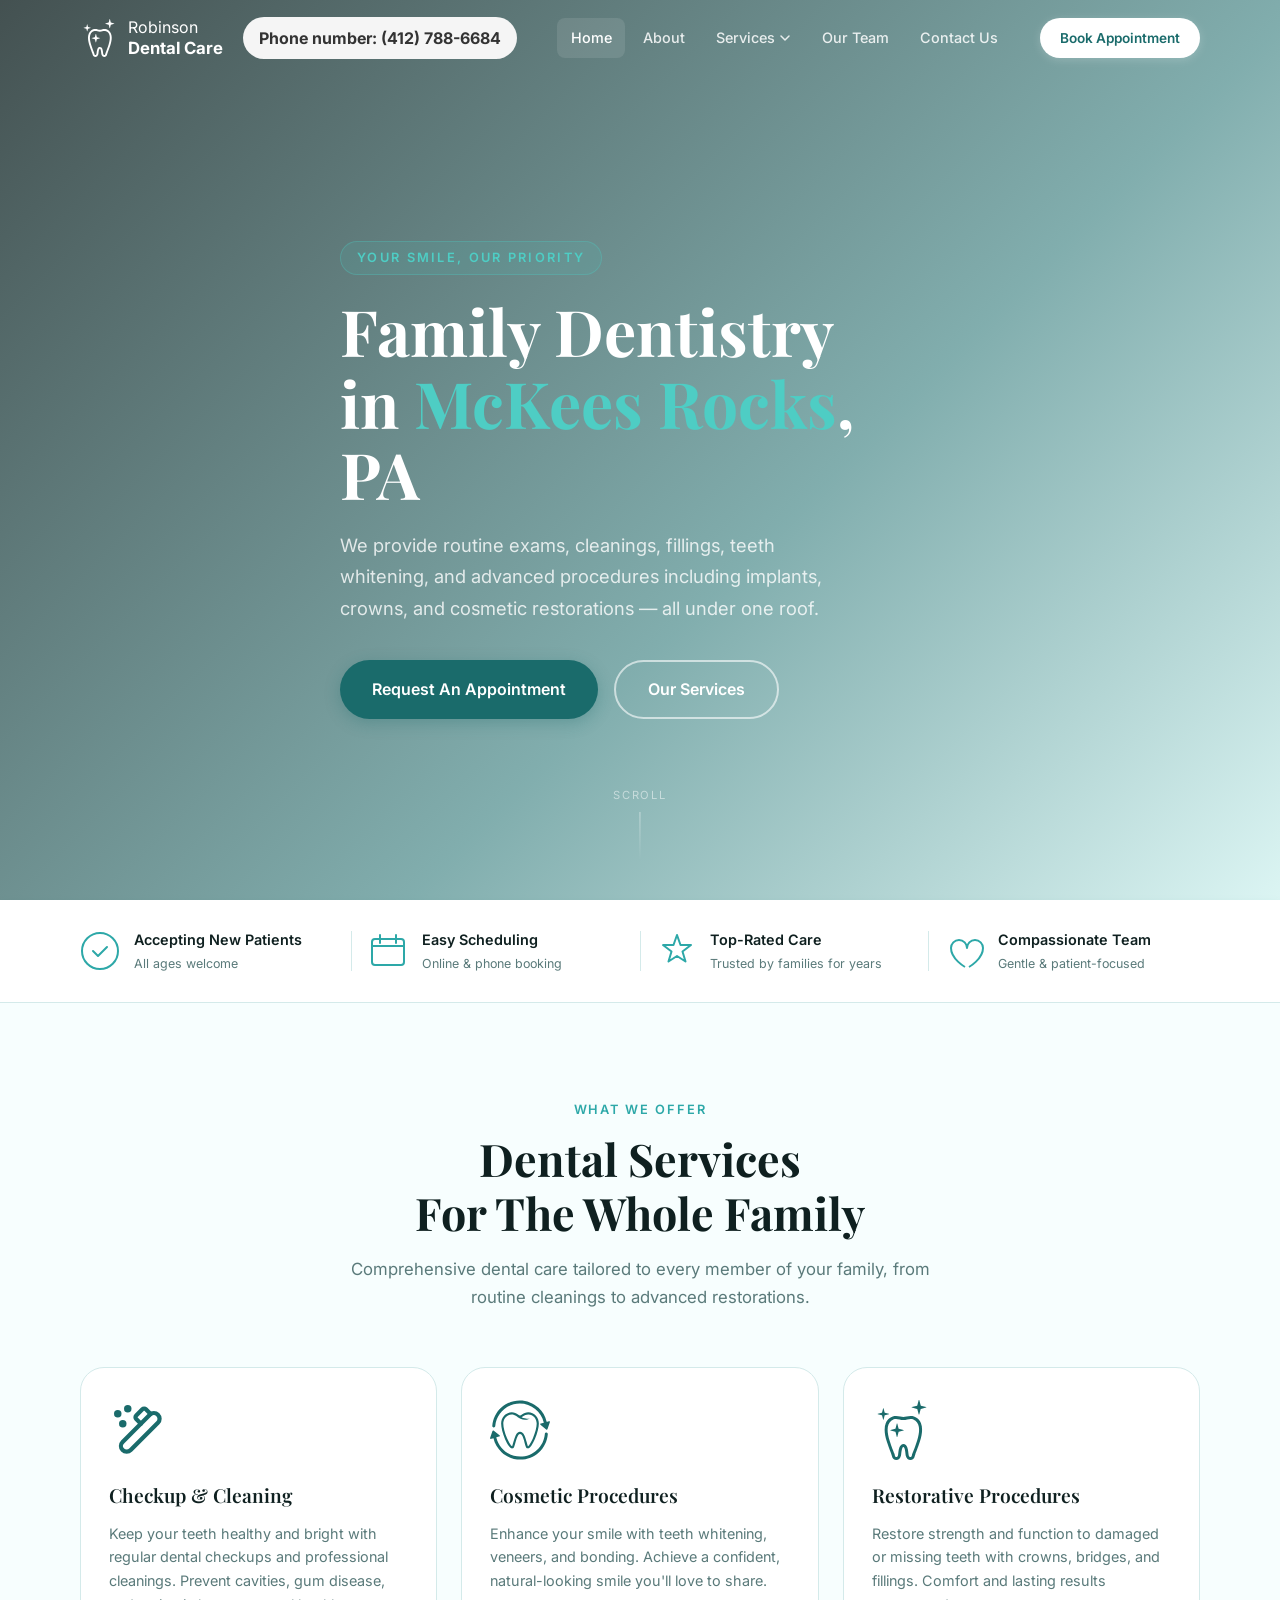
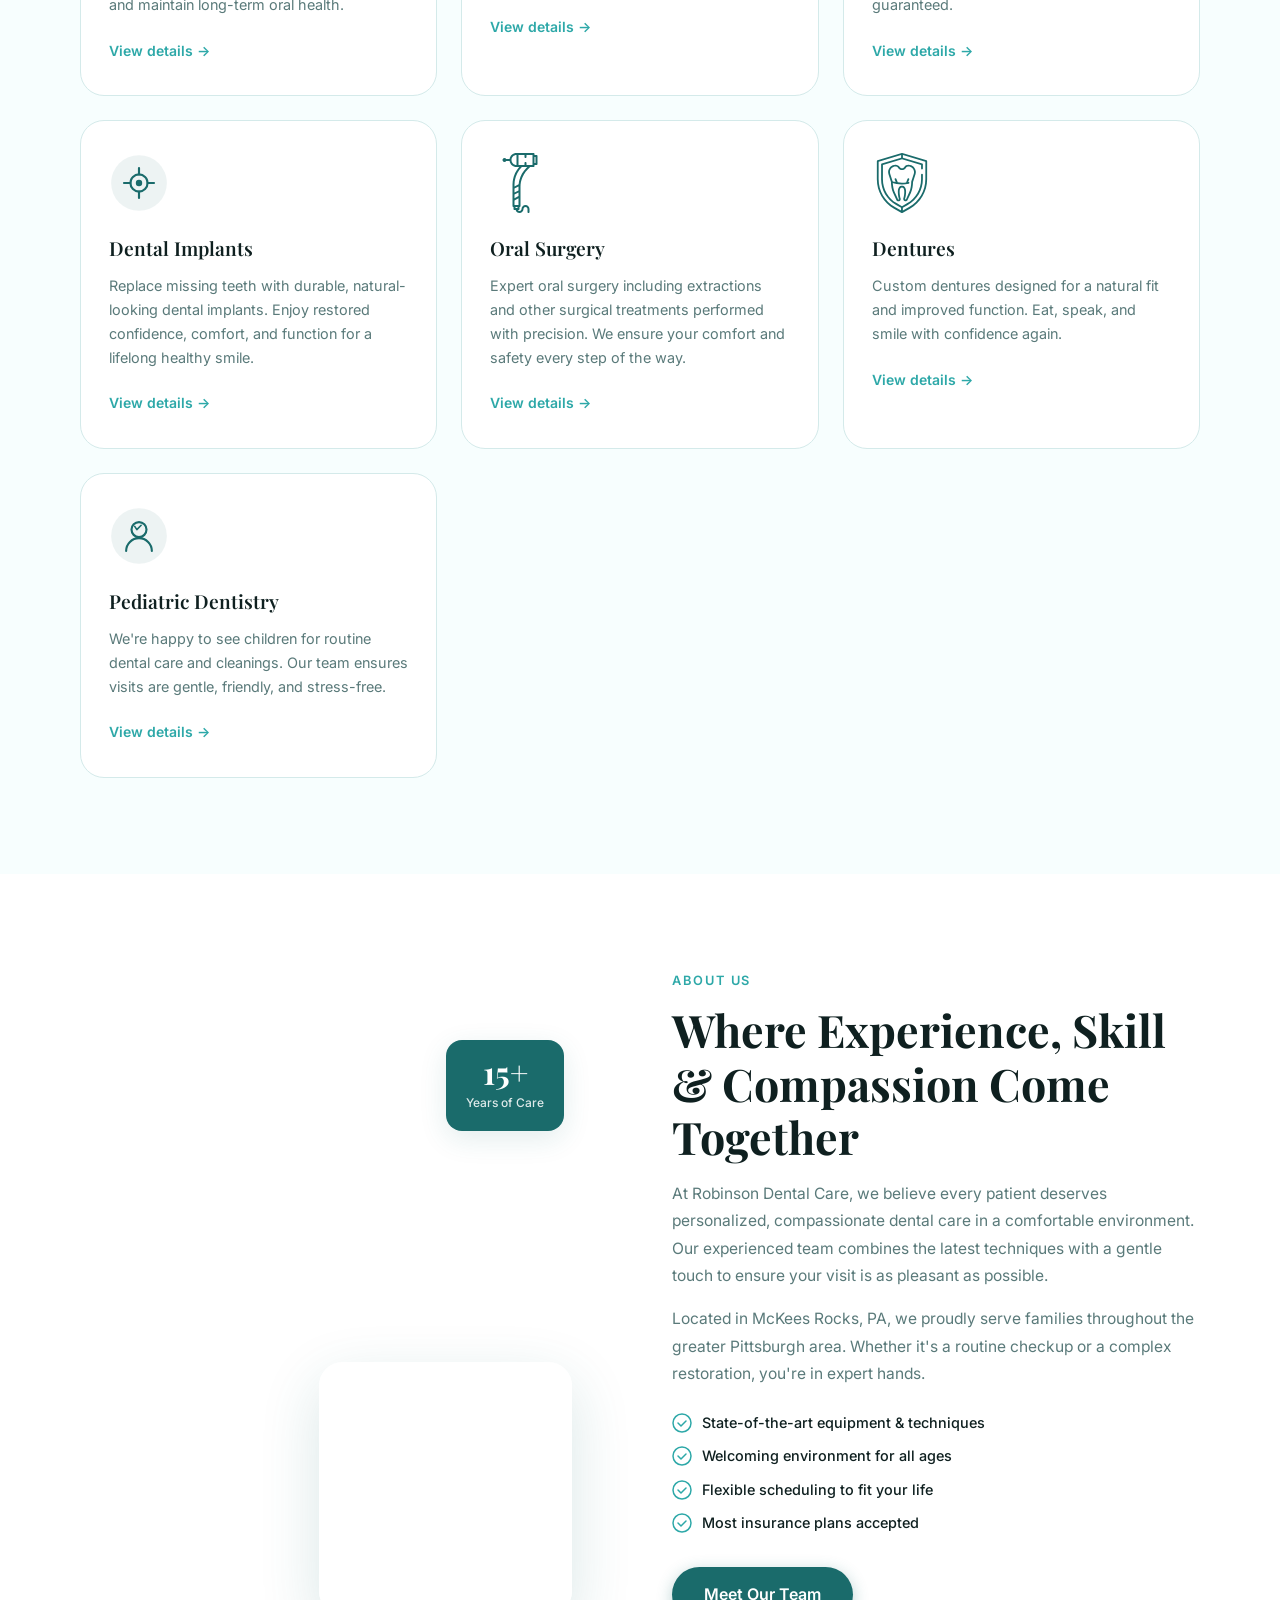
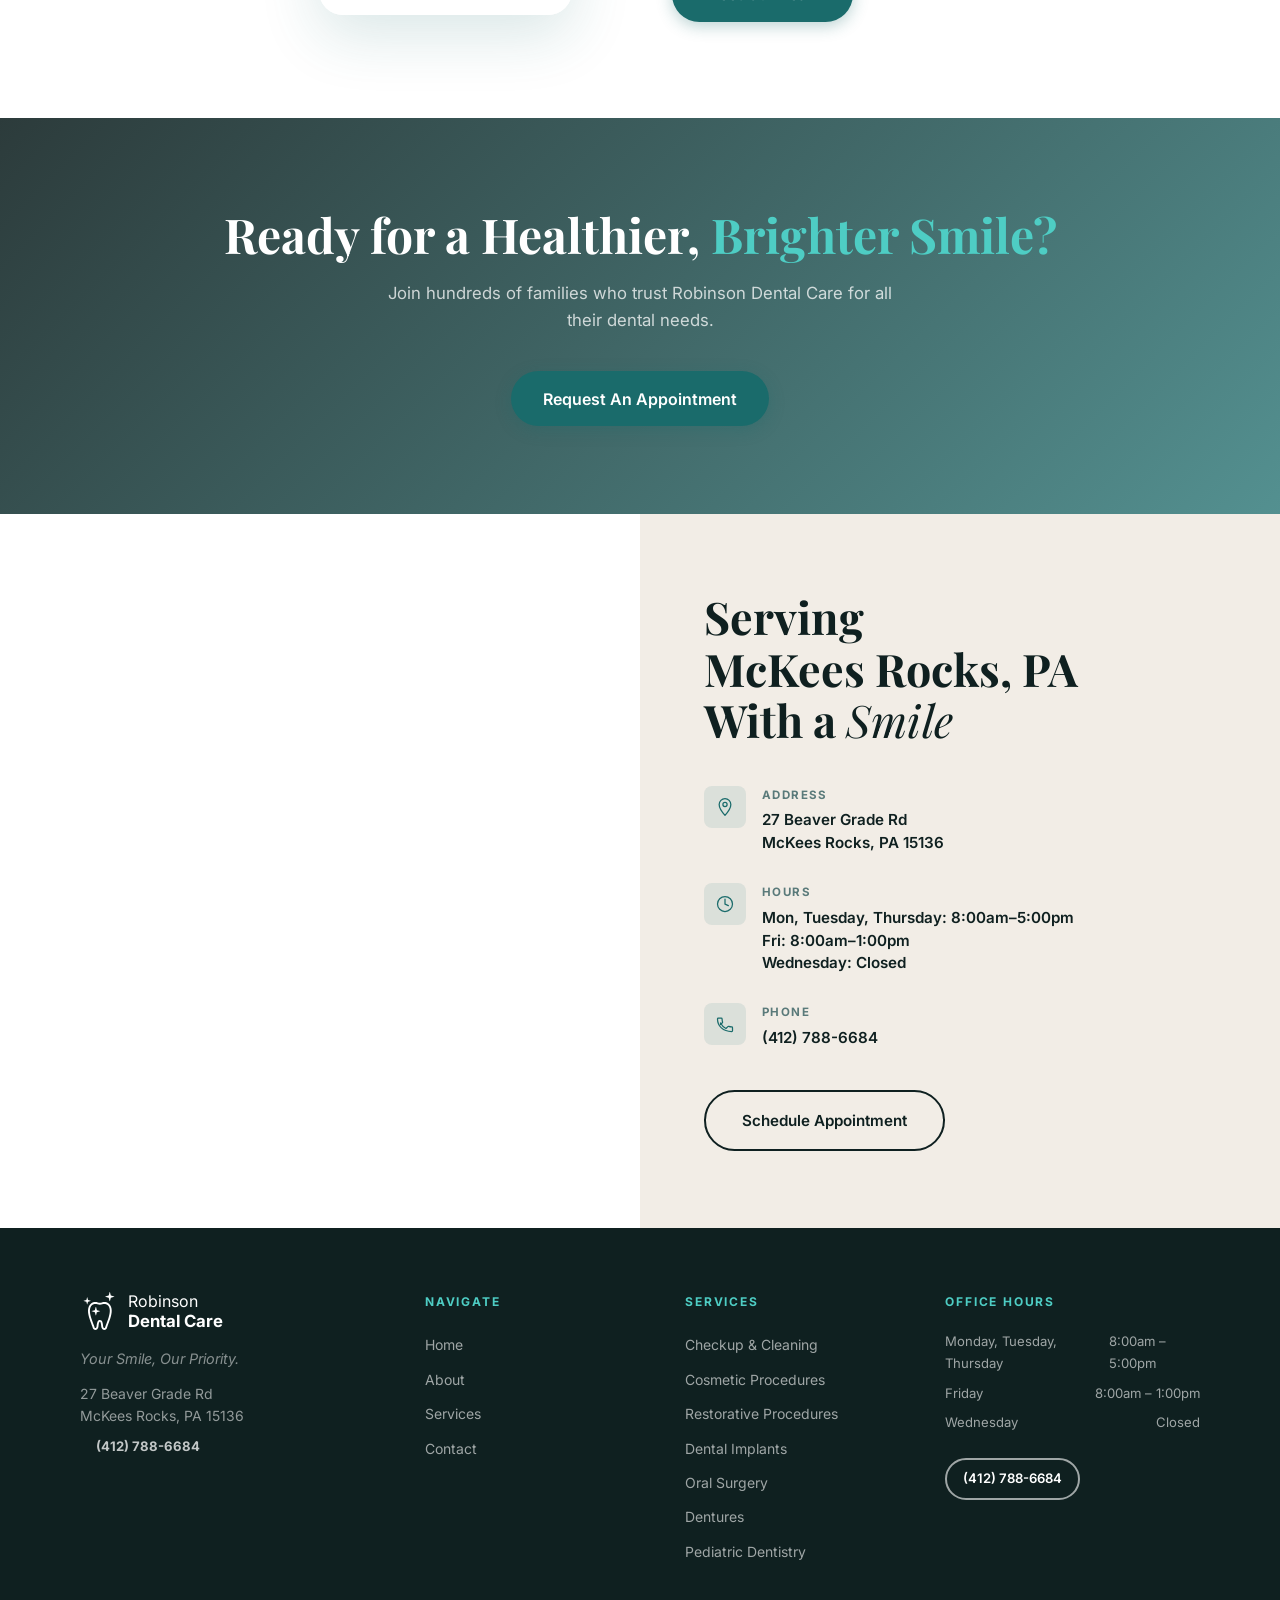
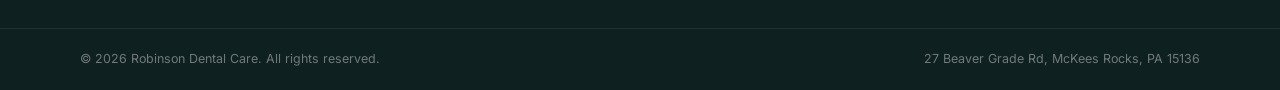
<file: index.html>
<!DOCTYPE html>
<html lang="en">
<head>
  <meta charset="UTF-8" />
  <meta name="viewport" content="width=device-width, initial-scale=1.0" />
  <title>Robinson Dental Care | Family Dentistry in McKees Rocks, PA</title>
  <meta name="description" content="Robinson Dental Care offers family dentistry in McKees Rocks, PA. Routine exams, cosmetic, restorative, implants, oral surgery and more." />
  <link rel="preconnect" href="https://fonts.googleapis.com" />
  <link rel="preconnect" href="https://fonts.gstatic.com" crossorigin />
  <link href="https://fonts.googleapis.com/css2?family=Playfair+Display:wght@400;600;700&family=Inter:wght@300;400;500;600&display=swap" rel="stylesheet" />
  <link rel="stylesheet" href="styles.css" />
</head>
<body>

  <!-- ========== HEADER ========== -->
  <header class="header" id="header">
    <div class="container header__inner">
      <a href="#home" class="logo">
        <svg class="logo__icon" viewBox="0 0 512 512" xmlns="http://www.w3.org/2000/svg" aria-hidden="true">
          <g fill="currentColor">
            <path d="M386.504,156.575c-19.34-15.092-38.896-20.3-56.195-20.19c-13.232,0.017-25.064,2.706-35.536,5.081 c-10.48,2.436-19.632,4.481-27.221,4.448c-7.575,0.034-16.723-2.012-27.207-4.448c-10.472-2.376-22.304-5.064-35.532-5.081 c-17.303-0.11-36.86,5.09-56.199,20.198c-14.36,11.067-24.785,25.576-31.35,42.148c-6.591,16.588-9.483,35.188-9.491,55.193 c0.016,30.64,6.764,64.722,18.486,100.909c12.104,37.336,22.477,64.789,30.15,84.751c3.826,9.968,6.975,18.068,9.284,24.468 c2.312,6.358,3.75,11.11,4.228,13.756c1.886,10.23,6.612,18.93,13.354,24.966c6.718,6.037,15.329,9.241,23.94,9.225 c8.895,0.008,17.747-3.365,24.815-9.58c7.098-6.214,12.362-15.185,14.898-26.041c0.74-3.187,1.21-6.536,1.679-10.306 c0.802-6.561,1.513-14.323,2.528-22.304c1.484-11.93,3.86-24.409,7.398-32.45c1.712-4.034,3.669-6.781,5.132-8.049 c1.544-1.268,2.08-1.471,3.889-1.573c1.421,0.042,1.987,0.254,2.943,0.828c1.603,0.931,4.35,4.254,6.59,9.968 c3.45,8.464,5.682,21.095,7.111,32.983c0.736,5.952,1.311,11.752,1.886,16.96c0.604,5.25,1.15,9.782,2.109,13.942 c2.541,10.856,7.788,19.827,14.89,26.041c7.068,6.232,15.933,9.588,24.824,9.58c8.611,0.016,17.222-3.188,23.94-9.233 c6.747-6.028,11.46-14.728,13.355-24.958c0.481-2.647,1.918-7.398,4.227-13.756c6.954-19.294,21.298-53.274,39.433-109.219 c11.727-36.179,18.47-70.269,18.478-100.909c0-19.996-2.892-38.605-9.482-55.193C411.281,182.159,400.856,167.643,386.504,156.575z M384.598,346.97c-11.925,36.77-22.08,63.648-29.698,83.475c-3.813,9.925-6.984,18.076-9.465,24.941 c-2.474,6.899-4.292,12.437-5.298,17.722c-1.065,5.546-3.191,8.742-5.318,10.661c-2.156,1.919-4.456,2.698-6.916,2.732 c-2.541-0.018-5.302-0.905-8.003-3.247c-2.672-2.359-5.351-6.291-6.878-12.716c-0.342-1.437-0.786-4.194-1.197-7.567 c-0.727-5.952-1.458-13.908-2.54-22.43c-1.687-12.852-3.996-26.972-9.271-39.332c-2.693-6.172-6.181-12.091-11.528-16.927 c-5.259-4.844-12.886-8.184-20.935-8.083c-6.092-0.034-12.052,1.81-16.791,4.913c-8.357,5.53-13.012,13.604-16.394,21.873 c-4.98,12.513-7.165,26.674-8.754,39.374c-0.786,6.333-1.37,12.268-1.927,17.24c-0.546,4.938-1.12,9.03-1.59,10.941 c-1.522,6.426-4.207,10.348-6.879,12.699c-2.713,2.359-5.461,3.246-8.002,3.246c-2.468-0.016-4.76-0.811-6.916-2.714 c-2.126-1.919-4.253-5.115-5.318-10.652c-1.006-5.294-2.824-10.831-5.297-17.73c-7.407-20.495-21.26-53.206-39.163-108.416 c-11.174-34.42-17.256-66.194-17.236-93.046c-0.012-17.544,2.566-32.94,7.682-45.767c5.136-12.842,12.657-23.192,23.242-31.392 c15.481-11.837,27.948-14.762,40.605-14.872c9.664-0.009,19.514,2.054,29.841,4.439c10.328,2.333,21.108,5.039,32.898,5.081 c11.796-0.042,22.575-2.748,32.902-5.081c10.336-2.384,20.186-4.448,29.854-4.439c12.644,0.11,25.107,3.044,40.6,14.872 c10.586,8.2,18.106,18.541,23.243,31.392c5.115,12.826,7.685,28.222,7.685,45.767C401.855,280.785,395.771,312.567,384.598,346.97z"/>
            <path d="M461.165,59.632l-43.593-11.55c-1.141-0.254-2.072-1.167-2.317-2.317L403.757,2.173 C403.452,0.905,402.328,0,401.018,0c-1.311,0-2.436,0.905-2.74,2.173l-11.49,43.592c-0.262,1.15-1.184,2.063-2.325,2.317 l-43.593,11.55c-1.276,0.254-2.181,1.386-2.181,2.697c0,1.311,0.905,2.443,2.181,2.688l43.593,11.558 c1.141,0.237,2.062,1.167,2.325,2.317l11.49,43.585c0.304,1.276,1.429,2.181,2.74,2.181c1.31,0,2.434-0.905,2.739-2.181 l11.498-43.585c0.245-1.15,1.176-2.08,2.317-2.317l43.593-11.558c1.277-0.245,2.182-1.378,2.182-2.688 C463.346,61.018,462.442,59.886,461.165,59.632z"/>
            <path d="M268.72,255.75l-39.809-10.551c-1.044-0.228-1.89-1.066-2.114-2.114l-10.501-39.805 c-0.279-1.158-1.306-1.987-2.502-1.987c-1.197,0-2.224,0.829-2.503,1.987l-10.492,39.805c-0.236,1.048-1.078,1.886-2.122,2.114 l-39.81,10.551c-1.166,0.229-1.99,1.268-1.99,2.461c0,1.201,0.824,2.232,1.99,2.46l39.81,10.551 c1.044,0.22,1.886,1.066,2.122,2.114l10.492,39.805c0.279,1.167,1.306,1.987,2.503,1.987c1.196,0,2.223-0.82,2.502-1.987 l10.501-39.805c0.224-1.048,1.07-1.894,2.114-2.114l39.809-10.551c1.167-0.228,1.991-1.26,1.991-2.46 C270.711,257.018,269.887,255.979,268.72,255.75z"/>
            <path d="M109.731,130.72l33.756-8.945c0.989-0.195,1.686-1.065,1.686-2.088c0-1.006-0.698-1.894-1.686-2.088 l-33.756-8.945c-0.883-0.195-1.602-0.905-1.792-1.792l-8.903-33.752c-0.236-0.981-1.107-1.682-2.122-1.682 c-1.014,0-1.886,0.701-2.122,1.682l-8.895,33.752c-0.203,0.888-0.917,1.598-1.801,1.792l-33.756,8.945 c-0.99,0.194-1.686,1.082-1.686,2.088c0,1.024,0.697,1.894,1.686,2.088l33.756,8.945c0.884,0.186,1.598,0.905,1.801,1.792 l8.895,33.752c0.236,0.989,1.108,1.682,2.122,1.682c1.015,0,1.886-0.694,2.122-1.682l8.903-33.752 C108.129,131.625,108.848,130.906,109.731,130.72z"/>
          </g>
        </svg>
        <span class="logo__text">Robinson <strong>Dental Care</strong></span>
      </a>
      <a href="tel:+14127886684" class="header__phone" style="display: flex; align-items: center; justify-content: center; background-color: #f5f5f5; padding: 0.5rem 1rem; border-radius: 4rem; text-decoration: none; color: #333; font-weight: bold; transition: background-color 0.3s ease;">
        <span class="header__phone-text">Phone number: (412) <wbr />788-6684</span>
      </a>
      <nav class="nav" id="nav" aria-label="Main navigation">
        <ul class="nav__list">
          <li><a href="#home" class="nav__link active">Home</a></li>
          <li><a href="#about" class="nav__link">About</a></li>
          <li class="nav__item--dropdown">
            <a href="#services" class="nav__link">Services
              <svg width="12" height="12" viewBox="0 0 12 12" fill="none" aria-hidden="true"><path d="M2 4l4 4 4-4" stroke="currentColor" stroke-width="1.5" stroke-linecap="round" stroke-linejoin="round"/></svg>
            </a>
            <ul class="nav__dropdown">
              <li><a href="./services/checkup-and-cleaning.html">Checkup &amp; Cleaning</a></li>
              <li><a href="./services/cosmetic-dentistry.html">Cosmetic Procedures</a></li>
              <li><a href="./services/restorative-dentistry.html">Restorative Procedures</a></li>
              <li><a href="./services/dental-implants.html">Dental Implants</a></li>
              <li><a href="./services/oral-surgery.html">Oral Surgery</a></li>
              <li><a href="./services/dentures.html">Dentures</a></li>
              <li><a href="./services/pediatric-dentistry.html">Pediatric Dentistry</a></li>
            </ul>
          </li>
          <li><a href="team.html" class="nav__link" style="white-space: nowrap;">Our Team</a></li>
          <li><a href="#contact" class="nav__link">Contact Us</a></li>
        </ul>
      </nav>

      <a href="https://appt.link/meet-with-robinson-U1vsFAFU/robinson-dental-care" target="_blank" rel="noopener noreferrer" class="btn btn--primary btn--sm header__cta">Book Appointment</a>

      <button class="hamburger" id="hamburger" aria-label="Toggle menu" aria-expanded="false">
        <span></span><span></span><span></span>
      </button>
    </div>
  </header>

  <!-- ========== HERO ========== -->
  <section class="hero" id="home">
    <div class="hero__bg"></div>
    <div class="hero__overlay"></div>
    <div class="container hero__content">
      <p class="hero__eyebrow reveal" data-delay="0">Your Smile, Our Priority</p>
      <h1 class="hero__heading reveal" data-delay="100">
        Family Dentistry<br />in <span class="text-accent">McKees Rocks</span>, PA
      </h1>
      <p class="hero__subtext reveal" data-delay="200">
        We provide routine exams, cleanings, fillings, teeth whitening, and advanced
        procedures including implants, crowns, and cosmetic restorations — all under one roof.
      </p>
      <div class="hero__actions reveal" data-delay="300">
        <a href="https://appt.link/meet-with-robinson-U1vsFAFU/robinson-dental-care" target="_blank" rel="noopener noreferrer" class="btn btn--primary btn--lg">Request An Appointment</a>
        <a href="#services" class="btn btn--outline-light btn--lg">Our Services</a>
      </div>
    </div>
    <div class="hero__scroll">
      <span>Scroll</span>
      <div class="hero__scroll-line"></div>
    </div>
  </section>

  <!-- ========== TRUST BAR ========== -->
  <section class="trust-bar">
    <div class="container trust-bar__inner">
      <div class="trust-bar__item reveal">
        <svg class="trust-bar__icon" viewBox="0 0 40 40" fill="none" aria-hidden="true">
          <circle cx="20" cy="20" r="18" stroke="currentColor" stroke-width="2"/>
          <path d="M13 20l5 5 9-9" stroke="currentColor" stroke-width="2" stroke-linecap="round" stroke-linejoin="round"/>
        </svg>
        <div>
          <strong>Accepting New Patients</strong>
          <span>All ages welcome</span>
        </div>
      </div>
      <div class="trust-bar__divider"></div>
      <div class="trust-bar__item reveal" data-delay="100">
        <svg class="trust-bar__icon" viewBox="0 0 40 40" fill="none" aria-hidden="true">
          <rect x="4" y="8" width="32" height="26" rx="3" stroke="currentColor" stroke-width="2"/>
          <path d="M4 15h32" stroke="currentColor" stroke-width="2"/>
          <path d="M12 4v8M28 4v8" stroke="currentColor" stroke-width="2" stroke-linecap="round"/>
        </svg>
        <div>
          <strong>Easy Scheduling</strong>
          <span>Online &amp; phone booking</span>
        </div>
      </div>
      <div class="trust-bar__divider"></div>
      <div class="trust-bar__item reveal" data-delay="200">
        <svg class="trust-bar__icon" viewBox="0 0 40 40" fill="none" aria-hidden="true">
          <path d="M20 4l3.5 10H34l-8.5 6.5 3 10L20 25l-8.5 5.5 3-10L6 14h10.5z" stroke="currentColor" stroke-width="2" stroke-linejoin="round"/>
        </svg>
        <div>
          <strong>Top-Rated Care</strong>
          <span>Trusted by families for years</span>
        </div>
      </div>
      <div class="trust-bar__divider"></div>
      <div class="trust-bar__item reveal" data-delay="300">
        <svg class="trust-bar__icon" viewBox="0 0 40 40" fill="none" aria-hidden="true">
          <path d="M20 36S6 28 6 17a8 8 0 0116 0 8 8 0 0116 0c0 11-14 19-14 19" stroke="currentColor" stroke-width="2" stroke-linejoin="round"/>
        </svg>
        <div>
          <strong>Compassionate Team</strong>
          <span>Gentle &amp; patient-focused</span>
        </div>
      </div>
    </div>
  </section>

  <!-- ========== SERVICES ========== -->
  <section class="services" id="services">
    <div class="container">
      <div class="section-header reveal">
        <p class="section-eyebrow">What We Offer</p>
        <h2 class="section-title">Dental Services<br />For The Whole Family</h2>
        <p class="section-subtitle">Comprehensive dental care tailored to every member of your family, from routine cleanings to advanced restorations.</p>
      </div>

      <div class="services__grid">

        <div class="service-card reveal" data-delay="0">
          <div class="service-card__icon-wrap">
            <svg viewBox="0 0 24 24" fill="none" xmlns="http://www.w3.org/2000/svg" aria-hidden="true"><path d="M8.68379 20.0242L19.5603 9.14767C20.4538 8.25417 20.4538 6.80554 19.5603 5.91205C18.6668 5.01855 17.2182 5.01855 16.3247 5.91205L5.44817 16.7886C4.55468 17.6821 4.55468 19.1307 5.44817 20.0242C6.34166 20.9177 7.7903 20.9177 8.68379 20.0242Z" stroke="currentColor" stroke-width="1.7" stroke-linecap="round"></path> <path d="M16.6483 5.5885L14.7669 3.70711C14.3764 3.31658 13.7432 3.31658 13.3527 3.70711L10.8842 6.17564C10.4937 6.56616 10.4937 7.19933 10.8842 7.58985L12.7656 9.47124" stroke="currentColor" stroke-width="1.7" stroke-linecap="round"></path> <circle cx="3.5" cy="5.5" r="1.5" fill="currentColor"></circle> <circle cx="5.5" cy="9.5" r="1.5" fill="currentColor"></circle> <circle cx="7.5" cy="3.5" r="1.5" fill="currentColor"></circle> </svg>
          </div>
          <h3 class="service-card__title">Checkup &amp; Cleaning</h3>
          <p class="service-card__text">Keep your teeth healthy and bright with regular dental checkups and professional cleanings. Prevent cavities, gum disease, and maintain long-term oral health.</p>
          <a href="./services/checkup-and-cleaning.html" class="service-card__link">View details →</a>
        </div>

        <div class="service-card reveal" data-delay="80">
          <div class="service-card__icon-wrap">
            <svg fill="currentColor" version="1.1" xmlns="http://www.w3.org/2000/svg" viewBox="0 0 403.647 403.647" aria-hidden="true"><g> <g> <path d="M124.149,306.024c9.399,13.524,17.334,19.823,24.969,19.823c2.879,0,9.97-1.094,13.638-11.241 c3.023-8.362,5.729-17.91,8.592-28.019c6.969-24.6,16.515-58.291,29.998-58.291h0.957c5.804,0,11.184,5.359,16.446,16.385 c5.529,11.578,9.77,27.111,13.87,42.135c2.742,10.044,5.332,19.531,8.265,27.757c3.599,10.101,10.627,11.194,13.486,11.196 c7.606,0,15.537-6.395,24.954-20.122c7.482-10.905,15.357-25.708,22.777-42.808c16.646-38.359,26.584-77.285,26.584-104.125 c0-19.684-6.971-38.33-19.631-52.505c-13.352-14.946-31.728-23.178-51.744-23.178c-15.719,0-32.351,9.175-44.498,15.876 c-3.248,1.793-9.15,5.05-10.985,5.578c-1.851-0.534-7.712-3.777-10.94-5.564c-12.121-6.706-28.719-15.89-44.549-15.89 c-20.017,0-38.393,8.232-51.743,23.178c-12.661,14.175-19.634,32.822-19.634,52.505c0,27.63,9.888,66.849,26.451,104.91 C108.791,280.576,116.653,295.237,124.149,306.024z M146.338,97.6c9.202,0,21.379,4.246,32.571,11.358 c1.614,1.026,3.964,2.833,6.237,4.581c0.918,0.705,1.822,1.4,2.667,2.036c2.756,2.064,6.479,4.762,10.846,7.33 c2.31,1.365,4.414,2.576,6.778,3.579c9.515,4.04,19.603,6.087,29.981,6.087c10.612,0,15.996-1.187,18.013-1.667 c3.782-0.902,12.638-3.308,12.465-4.616c-0.153-1.155-9.903-0.581-13.196-0.866c-3.82-0.332-15.516-1.051-29.567-4.772 c-4.219-1.118-9.933-3.373-10.19-4.619c-0.195-0.941,3.885-3.556,6.989-5.46c10.873-6.671,25.408-12.97,37.378-12.97 c35.56,0,56.81,31.074,56.81,61.116c0,24.573-9.726,62.249-25.38,98.327c-6.959,16.034-14.567,30.37-21.427,40.365 c-6.63,9.663-10.519,13.98-12.212,13.458c-0.32-0.099-0.744-0.554-0.919-1.046c-2.734-7.67-4.826-17.008-7.51-26.84 c-4.271-15.641-8.686-31.812-14.777-44.574c-7.928-16.604-17.608-24.675-29.592-24.675h-0.957 c-11.576,0-21.045,8.008-28.948,24.481c-6.066,12.643-10.638,28.781-15.079,44.455c-2.786,9.836-4.879,19.043-7.72,26.902 c-0.203,0.561-0.771,1.307-1.126,1.421c-1.676,0.536-5.612-3.569-12.361-13.278c-6.862-9.875-14.441-24.045-21.342-39.899 c-15.569-35.777-25.241-73.748-25.241-99.097C89.528,128.673,110.778,97.6,146.338,97.6z"></path> <path d="M397.808,142.451c0,0-11.247,3.112-14.979,4.207c-1.688,0.495-1.813-0.472-1.813-0.472 c-8.279-36.051-26.914-68.029-54.498-93.572C292.13,20.772,247.367,3.236,200.473,3.236c-46.972,0-91.79,17.587-126.199,49.521 C40.052,84.518,19.179,127.55,15.5,173.929c-0.437,5.506,3.672,10.323,9.178,10.76c0.269,0.021,0.537,0.032,0.802,0.032 c5.164,0,9.542-3.973,9.958-9.209c6.774-85.388,79.267-152.275,165.036-152.275c77.828,0,144.605,54.257,161.324,128.329 c0,0,0.354,0.88-0.401,1.112c-5.027,1.548-20.255,5.688-20.255,5.688c-4.48,1.258-5.213,4.715-1.628,7.681l38.234,31.643 c3.586,2.966,7.76,1.794,9.275-2.605l16.172-46.92C404.712,143.764,402.288,141.194,397.808,142.451z"></path> <path d="M379.694,218.959c-5.513-0.44-10.322,3.672-10.76,9.178c-6.774,85.389-79.267,152.274-165.035,152.274 c-77.855,0-144.633-54.208-161.321-128.317c0,0-0.23-1.024,0.54-1.246c5.72-1.647,19.389-5.444,19.389-5.444 c4.481-1.258,5.213-4.715,1.628-7.683L25.9,206.08c-3.585-2.967-7.758-1.795-9.275,2.604l-16.173,46.92 c-1.517,4.397,0.909,6.969,5.388,5.711c0,0,10.842-3.06,16.504-4.634c0.689-0.192,0.99,1.078,0.99,1.078 c8.269,36.082,26.917,67.713,54.521,93.274c34.388,31.841,79.15,49.377,126.043,49.377c46.972,0,91.79-17.586,126.198-49.52 c34.223-31.761,55.095-74.793,58.773-121.173C389.309,224.213,385.199,219.396,379.694,218.959z"></path> </g> </g></svg>
          </div>
          <h3 class="service-card__title">Cosmetic Procedures</h3>
          <p class="service-card__text">Enhance your smile with teeth whitening, veneers, and bonding. Achieve a confident, natural-looking smile you'll love to share.</p>
          <a href="./services/cosmetic-dentistry.html" class="service-card__link">View details →</a>
        </div>

        <div class="service-card reveal" data-delay="160">
          <div class="service-card__icon-wrap">
            <svg version="1.1" xmlns="http://www.w3.org/2000/svg" viewBox="0 0 512 512" aria-hidden="true" style="fill: currentColor;"><g> <path d="M386.504,156.575c-19.34-15.092-38.896-20.3-56.195-20.19c-13.232,0.017-25.064,2.706-35.536,5.081 c-10.48,2.436-19.632,4.481-27.221,4.448c-7.575,0.034-16.723-2.012-27.207-4.448c-10.472-2.376-22.304-5.064-35.532-5.081 c-17.303-0.11-36.86,5.09-56.199,20.198c-14.36,11.067-24.785,25.576-31.35,42.148c-6.591,16.588-9.483,35.188-9.491,55.193 c0.016,30.64,6.764,64.722,18.486,100.909c12.104,37.336,22.477,64.789,30.15,84.751c3.826,9.968,6.975,18.068,9.284,24.468 c2.312,6.358,3.75,11.11,4.228,13.756c1.886,10.23,6.612,18.93,13.354,24.966c6.718,6.037,15.329,9.241,23.94,9.225 c8.895,0.008,17.747-3.365,24.815-9.58c7.098-6.214,12.362-15.185,14.898-26.041c0.74-3.187,1.21-6.536,1.679-10.306 c0.802-6.561,1.513-14.323,2.528-22.304c1.484-11.93,3.86-24.409,7.398-32.45c1.712-4.034,3.669-6.781,5.132-8.049 c1.544-1.268,2.08-1.471,3.889-1.573c1.421,0.042,1.987,0.254,2.943,0.828c1.603,0.931,4.35,4.254,6.59,9.968 c3.45,8.464,5.682,21.095,7.111,32.983c0.736,5.952,1.311,11.752,1.886,16.96c0.604,5.25,1.15,9.782,2.109,13.942 c2.541,10.856,7.788,19.827,14.89,26.041c7.068,6.232,15.933,9.588,24.824,9.58c8.611,0.016,17.222-3.188,23.94-9.233 c6.747-6.028,11.46-14.728,13.355-24.958c0.481-2.647,1.918-7.398,4.227-13.756c6.954-19.294,21.298-53.274,39.433-109.219 c11.727-36.179,18.47-70.269,18.478-100.909c0-19.996-2.892-38.605-9.482-55.193C411.281,182.159,400.856,167.643,386.504,156.575z M384.598,346.97c-11.925,36.77-22.08,63.648-29.698,83.475c-3.813,9.925-6.984,18.076-9.465,24.941 c-2.474,6.899-4.292,12.437-5.298,17.722c-1.065,5.546-3.191,8.742-5.318,10.661c-2.156,1.919-4.456,2.698-6.916,2.732 c-2.541-0.018-5.302-0.905-8.003-3.247c-2.672-2.359-5.351-6.291-6.878-12.716c-0.342-1.437-0.786-4.194-1.197-7.567 c-0.727-5.952-1.458-13.908-2.54-22.43c-1.687-12.852-3.996-26.972-9.271-39.332c-2.693-6.172-6.181-12.091-11.528-16.927 c-5.259-4.844-12.886-8.184-20.935-8.083c-6.092-0.034-12.052,1.81-16.791,4.913c-8.357,5.53-13.012,13.604-16.394,21.873 c-4.98,12.513-7.165,26.674-8.754,39.374c-0.786,6.333-1.37,12.268-1.927,17.24c-0.546,4.938-1.12,9.03-1.59,10.941 c-1.522,6.426-4.207,10.348-6.879,12.699c-2.713,2.359-5.461,3.246-8.002,3.246c-2.468-0.016-4.76-0.811-6.916-2.714 c-2.126-1.919-4.253-5.115-5.318-10.652c-1.006-5.294-2.824-10.831-5.297-17.73c-7.407-20.495-21.26-53.206-39.163-108.416 c-11.174-34.42-17.256-66.194-17.236-93.046c-0.012-17.544,2.566-32.94,7.682-45.767c5.136-12.842,12.657-23.192,23.242-31.392 c15.481-11.837,27.948-14.762,40.605-14.872c9.664-0.009,19.514,2.054,29.841,4.439c10.328,2.333,21.108,5.039,32.898,5.081 c11.796-0.042,22.575-2.748,32.902-5.081c10.336-2.384,20.186-4.448,29.854-4.439c12.644,0.11,25.107,3.044,40.6,14.872 c10.586,8.2,18.106,18.541,23.243,31.392c5.115,12.826,7.685,28.222,7.685,45.767C401.855,280.785,395.771,312.567,384.598,346.97z "></path> <path d="M461.165,59.632l-43.593-11.55c-1.141-0.254-2.072-1.167-2.317-2.317L403.757,2.173 C403.452,0.905,402.328,0,401.018,0c-1.311,0-2.436,0.905-2.74,2.173l-11.49,43.592c-0.262,1.15-1.184,2.063-2.325,2.317 l-43.593,11.55c-1.276,0.254-2.181,1.386-2.181,2.697c0,1.311,0.905,2.443,2.181,2.688l43.593,11.558 c1.141,0.237,2.062,1.167,2.325,2.317l11.49,43.585c0.304,1.276,1.429,2.181,2.74,2.181c1.31,0,2.434-0.905,2.739-2.181 l11.498-43.585c0.245-1.15,1.176-2.08,2.317-2.317l43.593-11.558c1.277-0.245,2.182-1.378,2.182-2.688 C463.346,61.018,462.442,59.886,461.165,59.632z"></path> <path d="M268.72,255.75l-39.809-10.551c-1.044-0.228-1.89-1.066-2.114-2.114l-10.501-39.805 c-0.279-1.158-1.306-1.987-2.502-1.987c-1.197,0-2.224,0.829-2.503,1.987l-10.492,39.805c-0.236,1.048-1.078,1.886-2.122,2.114 l-39.81,10.551c-1.166,0.229-1.99,1.268-1.99,2.461c0,1.201,0.824,2.232,1.99,2.46l39.81,10.551 c1.044,0.22,1.886,1.066,2.122,2.114l10.492,39.805c0.279,1.167,1.306,1.987,2.503,1.987c1.196,0,2.223-0.82,2.502-1.987 l10.501-39.805c0.224-1.048,1.07-1.894,2.114-2.114l39.809-10.551c1.167-0.228,1.991-1.26,1.991-2.46 C270.711,257.018,269.887,255.979,268.72,255.75z"></path> <path d="M109.731,130.72l33.756-8.945c0.989-0.195,1.686-1.065,1.686-2.088c0-1.006-0.698-1.894-1.686-2.088 l-33.756-8.945c-0.883-0.195-1.602-0.905-1.792-1.792l-8.903-33.752c-0.236-0.981-1.107-1.682-2.122-1.682 c-1.014,0-1.886,0.701-2.122,1.682l-8.895,33.752c-0.203,0.888-0.917,1.598-1.801,1.792l-33.756,8.945 c-0.99,0.194-1.686,1.082-1.686,2.088c0,1.024,0.697,1.894,1.686,2.088l33.756,8.945c0.884,0.186,1.598,0.905,1.801,1.792 l8.895,33.752c0.236,0.989,1.108,1.682,2.122,1.682c1.015,0,1.886-0.694,2.122-1.682l8.903-33.752 C108.129,131.625,108.848,130.906,109.731,130.72z"></path> </g></svg>
          </div>
          <h3 class="service-card__title">Restorative Procedures</h3>
          <p class="service-card__text">Restore strength and function to damaged or missing teeth with crowns, bridges, and fillings. Comfort and lasting results guaranteed.</p>
          <a href="./services/restorative-dentistry.html" class="service-card__link">View details →</a>
        </div>

        <div class="service-card reveal" data-delay="240">
          <div class="service-card__icon-wrap">
            <svg viewBox="0 0 56 56" fill="none" xmlns="http://www.w3.org/2000/svg" aria-hidden="true">
              <circle cx="28" cy="28" r="26" fill="currentColor" opacity="0.08"/>
              <path d="M28 14v6M28 36v6M14 28h6M36 28h6" stroke="currentColor" stroke-width="2" stroke-linecap="round"/>
              <circle cx="28" cy="28" r="8" stroke="currentColor" stroke-width="2"/>
              <circle cx="28" cy="28" r="3" fill="currentColor"/>
            </svg>
          </div>
          <h3 class="service-card__title">Dental Implants</h3>
          <p class="service-card__text">Replace missing teeth with durable, natural-looking dental implants. Enjoy restored confidence, comfort, and function for a lifelong healthy smile.</p>
          <a href="./services/dental-implants.html" class="service-card__link">View details →</a>
        </div>

        <div class="service-card reveal" data-delay="0">
          <div class="service-card__icon-wrap">
            <svg fill="currentColor" version="1.1" xmlns="http://www.w3.org/2000/svg" viewBox="0 0 60 60" aria-hidden="true"><path d="M46.5,2h-2V1c0-0.552-0.447-1-1-1h-17c-3.519,0-6.432,2.613-6.92,6h-3.358c-0.347-0.595-0.985-1-1.722-1 c-1.103,0-2,0.897-2,2s0.897,2,2,2c0.737,0,1.375-0.405,1.722-1h3.358c0.488,3.387,3.401,6,6.92,6h2.646 C24.905,18.811,22.5,25.113,22.5,31.605V53c0,0.552,0.447,1,1,1v2c0,0.552,0.447,1,1,1h1.142c0.447,1.72,1.999,3,3.858,3 c2.206,0,4-1.794,4-4c0-1.103,0.897-2,2-2s2,0.897,2,2v3c0,0.552,0.447,1,1,1s1-0.448,1-1v-3c0-2.206-1.794-4-4-4s-4,1.794-4,4 c0,1.103-0.897,2-2,2c-0.737,0-1.375-0.405-1.722-1H28.5c0.553,0,1-0.448,1-1v-2c0.553,0,1-0.448,1-1V33.87 c0-6.586,2.564-12.777,7.222-17.434L40.156,14H43.5c0.553,0,1-0.448,1-1v-1h2c0.553,0,1-0.448,1-1V3C47.5,2.448,47.053,2,46.5,2z M21.5,7c0-2.757,2.243-5,5-5v10C23.743,12,21.5,9.757,21.5,7z M28.5,52h-4v-4.426l4-2.337V52z M28.5,42.921l-4,2.337v-3.639l4-2 V42.921z M28.5,33.87v3.512l-4,2v-3.764l4.006-2.003C28.505,33.7,28.5,33.784,28.5,33.87z M27.5,55h-2v-1h2V55z M36.308,15.021 c-4.429,4.429-7.106,10.142-7.686,16.299L24.5,33.382v-1.777c0-6.619,2.693-13.028,7.394-17.605h5.435L36.308,15.021z M42.5,12 h-2.758H36.5v-2c0-0.552-0.447-1-1-1s-1,0.448-1,1v2h-3h-3V2h6v2c0,0.552,0.447,1,1,1s1-0.448,1-1V2h6v1v8V12z M45.5,10h-1V4h1V10z"></path></svg>
          </div>
          <h3 class="service-card__title">Oral Surgery</h3>
          <p class="service-card__text">Expert oral surgery including extractions and other surgical treatments performed with precision. We ensure your comfort and safety every step of the way.</p>
          <a href="./services/oral-surgery.html" class="service-card__link">View details →</a>
        </div>

        <div class="service-card reveal" data-delay="80">
          <div class="service-card__icon-wrap">
            <svg fill="currentColor" version="1.1" xmlns="http://www.w3.org/2000/svg" viewBox="0 0 432.836 432.836" aria-hidden="true"><path d="M393.277,52.929L218.486,0.301c-0.016-0.005-0.031-0.009-0.047-0.014l-0.036-0.011c-0.014-0.004-0.03-0.006-0.044-0.01 c-0.252-0.074-0.512-0.13-0.776-0.173c-0.067-0.011-0.133-0.022-0.199-0.031c-0.277-0.036-0.557-0.062-0.843-0.062 c-0.002,0-0.005,0-0.007,0c-0.001,0-0.003,0-0.004,0c-0.287,0-0.567,0.025-0.844,0.061c-0.067,0.009-0.133,0.02-0.199,0.03 c-0.263,0.043-0.522,0.098-0.774,0.171c-0.015,0.004-0.03,0.006-0.045,0.01l-0.038,0.011c-0.017,0.005-0.034,0.01-0.051,0.015 L39.693,52.586c-2.75,0.822-4.635,3.351-4.638,6.221l-0.122,129.724c-0.083,87.902,47.372,169.431,123.846,212.772l54.148,30.688 c0.011,0.006,0.022,0.01,0.033,0.016c0.228,0.128,0.464,0.242,0.707,0.342c0.035,0.014,0.07,0.025,0.105,0.039 c0.203,0.079,0.411,0.148,0.623,0.207c0.066,0.018,0.132,0.035,0.199,0.051c0.189,0.046,0.381,0.083,0.576,0.112 c0.065,0.01,0.13,0.022,0.195,0.03c0.25,0.03,0.503,0.049,0.761,0.049c0.002,0,0.004,0,0.006,0c0.258,0,0.512-0.019,0.762-0.048 c0.067-0.008,0.132-0.021,0.199-0.03c0.193-0.029,0.384-0.065,0.571-0.111c0.067-0.016,0.133-0.033,0.199-0.051 c0.211-0.058,0.417-0.126,0.618-0.204c0.036-0.014,0.072-0.025,0.108-0.04c0.243-0.099,0.478-0.212,0.704-0.339 c0.011-0.006,0.022-0.01,0.033-0.016l54.207-30.586c76.556-43.197,124.164-124.637,124.247-212.538l0.122-129.713 C397.906,56.289,396.025,53.757,393.277,52.929z M47.933,188.543L48.05,63.656l161.97-48.426l-0.017,18.53L70.419,75.493 c-2.75,0.822-4.635,3.351-4.638,6.221L65.681,188.56c-0.072,76.838,41.41,148.106,108.26,185.992l35.721,20.245l-0.019,20.39 l-44.454-25.194C92.784,348.958,47.854,271.768,47.933,188.543z M384.781,188.86c-0.079,83.224-45.154,160.331-117.636,201.229 l-44.502,25.11l0.019-20.39l35.761-20.178c66.92-37.761,108.537-108.95,108.609-185.787l0.031-33.03 c0.003-3.59-2.904-6.503-6.494-6.506c-0.002,0-0.004,0-0.006,0c-3.587,0-6.497,2.906-6.5,6.494l-0.031,33.03 c-0.068,72.16-39.151,139.016-101.998,174.478l-35.862,20.235l-35.821-20.302c-62.78-35.58-101.738-102.509-101.67-174.669 l0.096-102.01l137.714-41.174L354.128,86.83l-0.024,25.647c-0.004,3.59,2.904,6.503,6.494,6.506c0.002,0,0.004,0,0.006,0 c3.587,0,6.496-2.906,6.5-6.494l0.029-30.483c0.003-2.871-1.878-5.403-4.626-6.23L223.003,33.773l0.017-18.53l161.877,48.74 L384.781,188.86z M263.14,83.972c-0.063,0-0.127,0-0.19,0l-0.662,0.002c-11.939,0.041-22.942,6.292-29.432,16.72 c-3.557,5.715-9.688,9.125-16.406,9.125c-0.006,0-0.013,0-0.019,0c-6.726-0.006-12.859-3.429-16.407-9.156 c-6.47-10.441-17.461-16.712-29.394-16.776l-0.662-0.004c-0.098,0-0.191,0-0.289,0c-28.598,0-52.445,23.163-53.22,51.766 c-0.158,5.893,0.64,11.707,2.387,17.328l17.87,56.036c0.049,22.333,4.775,56.07,15.189,78.605l23.083,49.947 c2.359,6.717,8.548,11.247,15.529,11.317c0.059,0.001,0.116,0.001,0.174,0.001c4.388,0,8.516-1.695,11.639-4.784 c3.165-3.13,4.91-7.305,4.914-11.756c0.001-0.602-0.083-1.202-0.247-1.781c-4.477-15.784-13.513-60.16-1.729-75.736 c2.624-3.468,6.122-5.083,11.009-5.083c0.007,0,0.015,0,0.021,0c4.759,0.004,8.175,1.589,10.75,4.988 c11.729,15.48,2.828,59.822-1.592,75.601c-0.159,0.569-0.24,1.158-0.241,1.749c-0.008,8.563,6.797,16.097,15.17,16.794 c0.471,0.039,0.938,0.059,1.404,0.059c6.991,0,13.224-4.362,15.582-11.016l23.287-50.214c10.433-22.495,15.211-56.2,15.299-78.539 l17.991-56.048c1.742-5.572,2.551-11.385,2.403-17.278C315.633,107.199,291.778,83.972,263.14,83.972z M301.556,149.188 l-18.286,56.969c-0.207,0.647-0.313,1.37-0.311,2.05c0.053,20.902-4.335,52.983-14.093,74.025l-23.431,50.524 c-0.109,0.235-0.204,0.476-0.284,0.721c-0.514,1.576-2.028,2.574-3.688,2.441c-1.446-0.121-2.868-1.608-3.184-3.188 c2.765-10.202,16.072-63.479-0.865-85.845c-5.019-6.627-12.316-10.135-21.104-10.143c-0.011,0-0.021,0-0.031,0 c-8.92,0-16.313,3.543-21.383,10.246c-17.009,22.494-3.517,75.804-0.716,86.012c-0.133,0.7-0.474,1.343-0.992,1.855 c-0.68,0.672-1.6,1.017-2.539,1.027c-1.505-0.016-2.916-1.14-3.433-2.734c-0.079-0.247-0.174-0.489-0.283-0.725l-23.228-50.26 c-8.419-18.218-12.799-44.67-13.776-65.024c12.652,3.886,37.273,10.044,66.39,10.072c0.063,0,0.125,0,0.189,0 c15.837,0,32.321-1.859,48.993-5.527c3.506-0.771,5.723-4.239,4.952-7.745c-0.771-3.505-4.231-5.725-7.745-4.952 c-0.489,0.107-0.976,0.198-1.464,0.303l7.173-18.151c1.319-3.338-0.317-7.114-3.656-8.434c-3.338-1.32-7.113,0.317-8.434,3.656 L246.2,211.996c-10.088,1.465-20.025,2.217-29.69,2.217c-0.059,0-0.119,0-0.178,0c-10.921-0.01-21.236-0.964-30.442-2.334 l-10.057-25.592c-1.314-3.341-5.084-4.985-8.428-3.672c-3.341,1.313-4.984,5.086-3.672,8.427l7.104,18.077 c-10.552-2.299-18.447-4.791-22.403-6.146l-17.189-53.899c-1.309-4.21-1.91-8.609-1.79-13.073 c0.584-21.615,18.606-39.117,40.213-39.117c0.073,0,0.146,0,0.219,0.001l0.667,0.004c7.436,0.04,14.321,4.011,18.419,10.623 c5.933,9.575,16.192,15.298,27.446,15.309c0.011,0,0.02,0,0.03,0c11.24,0,21.498-5.702,27.443-15.257 c4.11-6.604,11.003-10.563,18.498-10.589l0.598-0.002c0.049,0,0.095,0,0.144,0c21.649,0,39.681,17.553,40.225,39.192 C303.469,140.628,302.858,145.026,301.556,149.188z"></path></svg>
          </div>
          <h3 class="service-card__title">Dentures</h3>
          <p class="service-card__text">Custom dentures designed for a natural fit and improved function. Eat, speak, and smile with confidence again.</p>
          <a href="./services/dentures.html" class="service-card__link">View details →</a>
        </div>

        <div class="service-card reveal" data-delay="160">
          <div class="service-card__icon-wrap">
            <svg viewBox="0 0 56 56" fill="none" xmlns="http://www.w3.org/2000/svg" aria-hidden="true">
              <circle cx="28" cy="28" r="26" fill="currentColor" opacity="0.08"/>
              <circle cx="28" cy="22" r="7" stroke="currentColor" stroke-width="2"/>
              <path d="M16 42c0-6.6 5.4-12 12-12s12 5.4 12 12" stroke="currentColor" stroke-width="2" stroke-linecap="round"/>
              <path d="M24 19l2 3 4-4" stroke="currentColor" stroke-width="1.5" stroke-linecap="round" stroke-linejoin="round"/>
            </svg>
          </div>
          <h3 class="service-card__title">Pediatric Dentistry</h3>
          <p class="service-card__text">We're happy to see children for routine dental care and cleanings. Our team ensures visits are gentle, friendly, and stress-free.</p>
          <a href="./services/pediatric-dentistry.html" class="service-card__link">View details →</a>
        </div>

      </div>
    </div>
  </section>

  <!-- ========== ABOUT ========== -->
  <section class="about" id="about">
    <div class="container about__inner">
      <div class="about__visual reveal">
        <div class="about__photo-block">
          <div class="about__photo about__photo--main"></div>
          <div class="about__photo about__photo--accent"></div>
          <div class="about__stat-badge">
            <strong>15+</strong>
            <span>Years of Care</span>
          </div>
        </div>
      </div>
      <div class="about__content reveal" data-delay="150">
        <p class="section-eyebrow">About Us</p>
        <h2 class="section-title">Where Experience, Skill &amp; Compassion Come Together</h2>
        <p class="about__text">At Robinson Dental Care, we believe every patient deserves personalized, compassionate dental care in a comfortable environment. Our experienced team combines the latest techniques with a gentle touch to ensure your visit is as pleasant as possible.</p>
        <p class="about__text">Located in McKees Rocks, PA, we proudly serve families throughout the greater Pittsburgh area. Whether it's a routine checkup or a complex restoration, you're in expert hands.</p>
        <ul class="about__list">
          <li>
            <svg viewBox="0 0 20 20" fill="none" aria-hidden="true"><circle cx="10" cy="10" r="9" stroke="currentColor" stroke-width="1.5"/><path d="M6 10l3 3 5-5" stroke="currentColor" stroke-width="1.5" stroke-linecap="round" stroke-linejoin="round"/></svg>
            State-of-the-art equipment &amp; techniques
          </li>
          <li>
            <svg viewBox="0 0 20 20" fill="none" aria-hidden="true"><circle cx="10" cy="10" r="9" stroke="currentColor" stroke-width="1.5"/><path d="M6 10l3 3 5-5" stroke="currentColor" stroke-width="1.5" stroke-linecap="round" stroke-linejoin="round"/></svg>
            Welcoming environment for all ages
          </li>
          <li>
            <svg viewBox="0 0 20 20" fill="none" aria-hidden="true"><circle cx="10" cy="10" r="9" stroke="currentColor" stroke-width="1.5"/><path d="M6 10l3 3 5-5" stroke="currentColor" stroke-width="1.5" stroke-linecap="round" stroke-linejoin="round"/></svg>
            Flexible scheduling to fit your life
          </li>
          <li>
            <svg viewBox="0 0 20 20" fill="none" aria-hidden="true"><circle cx="10" cy="10" r="9" stroke="currentColor" stroke-width="1.5"/><path d="M6 10l3 3 5-5" stroke="currentColor" stroke-width="1.5" stroke-linecap="round" stroke-linejoin="round"/></svg>
            Most insurance plans accepted
          </li>
        </ul>
        <a href="#contact" class="btn btn--primary btn--lg">Meet Our Team</a>
      </div>
    </div>
  </section>

  <!-- ========== CTA BANNER ========== -->
  <section class="cta-banner">
    <div class="cta-banner__bg"></div>
    <div class="cta-banner__overlay"></div>
    <div class="container cta-banner__inner reveal">
      <h2 class="cta-banner__title">Ready for a Healthier, <span class="text-accent">Brighter Smile?</span></h2>
      <p class="cta-banner__sub">Join hundreds of families who trust Robinson Dental Care for all their dental needs.</p>
      <a href="https://appt.link/meet-with-robinson-U1vsFAFU/robinson-dental-care" target="_blank" rel="noopener noreferrer" class="btn btn--primary btn--lg">Request An Appointment</a>
    </div>
  </section>

  <!-- ========== CONTACT ========== -->
  <section class="contact" id="contact">
    <div class="contact__split">

      <!-- Map -->
      <div class="contact__map">
        <iframe
          title="Robinson Dental Care location"
          src="https://www.google.com/maps/embed?pb=!1m18!1m12!1m3!1d3039.4!2d-80.0968!3d40.4774!2m3!1f0!2f0!3f0!3m2!1i1024!2i768!4f13.1!3m3!1m2!1s0x8834f3b0e5b5a1a5%3A0x1234567890abcdef!2s27%20Beaver%20Grade%20Rd%2C%20McKees%20Rocks%2C%20PA%2015136!5e0!3m2!1sen!2sus!4v1700000000000"
          width="100%" height="100%" style="border:0;" allowfullscreen="" loading="lazy"
          referrerpolicy="no-referrer-when-downgrade">
        </iframe>
      </div>

      <!-- Info panel -->
      <div class="contact__panel reveal">
        <h2 class="contact__panel-heading">
          Serving McKees&nbsp;Rocks,&nbsp;PA<br />
          With a <em>Smile</em>
        </h2>

        <ul class="contact__panel-details">
          <li>
            <div class="contact__panel-icon">
              <svg viewBox="0 0 24 24" fill="none" aria-hidden="true"><path d="M12 2C8.13 2 5 5.13 5 9c0 5.25 7 13 7 13s7-7.75 7-13c0-3.87-3.13-7-7-7zm0 9.5c-1.38 0-2.5-1.12-2.5-2.5s1.12-2.5 2.5-2.5 2.5 1.12 2.5 2.5-1.12 2.5-2.5 2.5z" stroke="currentColor" stroke-width="1.5" stroke-linejoin="round"/></svg>
            </div>
            <div>
              <span class="contact__panel-label">Address</span>
              <strong>27 Beaver Grade Rd<br />McKees Rocks, PA 15136</strong>
            </div>
          </li>
          <li>
            <div class="contact__panel-icon">
              <svg viewBox="0 0 24 24" fill="none" aria-hidden="true"><circle cx="12" cy="12" r="9" stroke="currentColor" stroke-width="1.5"/><path d="M12 6v6l4 2" stroke="currentColor" stroke-width="1.5" stroke-linecap="round"/></svg>
            </div>
            <div>
              <span class="contact__panel-label">Hours</span>
              <strong>
                Mon, Tuesday, Thursday: 8:00am–5:00pm<br />
                Fri: 8:00am–1:00pm<br />
                Wednesday: Closed
              </strong>
            </div>
          </li>
          <li>
            <div class="contact__panel-icon">
              <svg viewBox="0 0 24 24" fill="none" aria-hidden="true"><path d="M6.62 10.79a15.05 15.05 0 006.59 6.59l2.2-2.2a1 1 0 011.01-.24c1.12.37 2.33.57 3.58.57a1 1 0 011 1V20a1 1 0 01-1 1C9.61 21 3 14.39 3 6a1 1 0 011-1h3.5a1 1 0 011 1c0 1.25.2 2.45.57 3.57a1 1 0 01-.25 1.01l-2.2 2.21z" stroke="currentColor" stroke-width="1.5" stroke-linejoin="round"/></svg>
            </div>
            <div>
              <span class="contact__panel-label">Phone</span>
              <strong><a href="tel:+14127886684">(412) 788-6684</a></strong>
            </div>
          </li>
        </ul>

        <a href="https://appt.link/meet-with-robinson-U1vsFAFU/robinson-dental-care"
           target="_blank" rel="noopener noreferrer"
           class="contact__panel-btn">
          Schedule Appointment
        </a>
      </div>

    </div>
  </section>

  <!-- ========== FOOTER ========== -->
  <footer class="footer">
    <div class="container footer__inner">
      <div class="footer__col footer__col--brand">
        <a href="#home" class="logo logo--light">
          <svg class="logo__icon" viewBox="0 0 512 512" xmlns="http://www.w3.org/2000/svg" aria-hidden="true">
          <g fill="currentColor">
            <path d="M386.504,156.575c-19.34-15.092-38.896-20.3-56.195-20.19c-13.232,0.017-25.064,2.706-35.536,5.081 c-10.48,2.436-19.632,4.481-27.221,4.448c-7.575,0.034-16.723-2.012-27.207-4.448c-10.472-2.376-22.304-5.064-35.532-5.081 c-17.303-0.11-36.86,5.09-56.199,20.198c-14.36,11.067-24.785,25.576-31.35,42.148c-6.591,16.588-9.483,35.188-9.491,55.193 c0.016,30.64,6.764,64.722,18.486,100.909c12.104,37.336,22.477,64.789,30.15,84.751c3.826,9.968,6.975,18.068,9.284,24.468 c2.312,6.358,3.75,11.11,4.228,13.756c1.886,10.23,6.612,18.93,13.354,24.966c6.718,6.037,15.329,9.241,23.94,9.225 c8.895,0.008,17.747-3.365,24.815-9.58c7.098-6.214,12.362-15.185,14.898-26.041c0.74-3.187,1.21-6.536,1.679-10.306 c0.802-6.561,1.513-14.323,2.528-22.304c1.484-11.93,3.86-24.409,7.398-32.45c1.712-4.034,3.669-6.781,5.132-8.049 c1.544-1.268,2.08-1.471,3.889-1.573c1.421,0.042,1.987,0.254,2.943,0.828c1.603,0.931,4.35,4.254,6.59,9.968 c3.45,8.464,5.682,21.095,7.111,32.983c0.736,5.952,1.311,11.752,1.886,16.96c0.604,5.25,1.15,9.782,2.109,13.942 c2.541,10.856,7.788,19.827,14.89,26.041c7.068,6.232,15.933,9.588,24.824,9.58c8.611,0.016,17.222-3.188,23.94-9.233 c6.747-6.028,11.46-14.728,13.355-24.958c0.481-2.647,1.918-7.398,4.227-13.756c6.954-19.294,21.298-53.274,39.433-109.219 c11.727-36.179,18.47-70.269,18.478-100.909c0-19.996-2.892-38.605-9.482-55.193C411.281,182.159,400.856,167.643,386.504,156.575z M384.598,346.97c-11.925,36.77-22.08,63.648-29.698,83.475c-3.813,9.925-6.984,18.076-9.465,24.941 c-2.474,6.899-4.292,12.437-5.298,17.722c-1.065,5.546-3.191,8.742-5.318,10.661c-2.156,1.919-4.456,2.698-6.916,2.732 c-2.541-0.018-5.302-0.905-8.003-3.247c-2.672-2.359-5.351-6.291-6.878-12.716c-0.342-1.437-0.786-4.194-1.197-7.567 c-0.727-5.952-1.458-13.908-2.54-22.43c-1.687-12.852-3.996-26.972-9.271-39.332c-2.693-6.172-6.181-12.091-11.528-16.927 c-5.259-4.844-12.886-8.184-20.935-8.083c-6.092-0.034-12.052,1.81-16.791,4.913c-8.357,5.53-13.012,13.604-16.394,21.873 c-4.98,12.513-7.165,26.674-8.754,39.374c-0.786,6.333-1.37,12.268-1.927,17.24c-0.546,4.938-1.12,9.03-1.59,10.941 c-1.522,6.426-4.207,10.348-6.879,12.699c-2.713,2.359-5.461,3.246-8.002,3.246c-2.468-0.016-4.76-0.811-6.916-2.714 c-2.126-1.919-4.253-5.115-5.318-10.652c-1.006-5.294-2.824-10.831-5.297-17.73c-7.407-20.495-21.26-53.206-39.163-108.416 c-11.174-34.42-17.256-66.194-17.236-93.046c-0.012-17.544,2.566-32.94,7.682-45.767c5.136-12.842,12.657-23.192,23.242-31.392 c15.481-11.837,27.948-14.762,40.605-14.872c9.664-0.009,19.514,2.054,29.841,4.439c10.328,2.333,21.108,5.039,32.898,5.081 c11.796-0.042,22.575-2.748,32.902-5.081c10.336-2.384,20.186-4.448,29.854-4.439c12.644,0.11,25.107,3.044,40.6,14.872 c10.586,8.2,18.106,18.541,23.243,31.392c5.115,12.826,7.685,28.222,7.685,45.767C401.855,280.785,395.771,312.567,384.598,346.97z"/>
            <path d="M461.165,59.632l-43.593-11.55c-1.141-0.254-2.072-1.167-2.317-2.317L403.757,2.173 C403.452,0.905,402.328,0,401.018,0c-1.311,0-2.436,0.905-2.74,2.173l-11.49,43.592c-0.262,1.15-1.184,2.063-2.325,2.317 l-43.593,11.55c-1.276,0.254-2.181,1.386-2.181,2.697c0,1.311,0.905,2.443,2.181,2.688l43.593,11.558 c1.141,0.237,2.062,1.167,2.325,2.317l11.49,43.585c0.304,1.276,1.429,2.181,2.74,2.181c1.31,0,2.434-0.905,2.739-2.181 l11.498-43.585c0.245-1.15,1.176-2.08,2.317-2.317l43.593-11.558c1.277-0.245,2.182-1.378,2.182-2.688 C463.346,61.018,462.442,59.886,461.165,59.632z"/>
            <path d="M268.72,255.75l-39.809-10.551c-1.044-0.228-1.89-1.066-2.114-2.114l-10.501-39.805 c-0.279-1.158-1.306-1.987-2.502-1.987c-1.197,0-2.224,0.829-2.503,1.987l-10.492,39.805c-0.236,1.048-1.078,1.886-2.122,2.114 l-39.81,10.551c-1.166,0.229-1.99,1.268-1.99,2.461c0,1.201,0.824,2.232,1.99,2.46l39.81,10.551 c1.044,0.22,1.886,1.066,2.122,2.114l10.492,39.805c0.279,1.167,1.306,1.987,2.503,1.987c1.196,0,2.223-0.82,2.502-1.987 l10.501-39.805c0.224-1.048,1.07-1.894,2.114-2.114l39.809-10.551c1.167-0.228,1.991-1.26,1.991-2.46 C270.711,257.018,269.887,255.979,268.72,255.75z"/>
            <path d="M109.731,130.72l33.756-8.945c0.989-0.195,1.686-1.065,1.686-2.088c0-1.006-0.698-1.894-1.686-2.088 l-33.756-8.945c-0.883-0.195-1.602-0.905-1.792-1.792l-8.903-33.752c-0.236-0.981-1.107-1.682-2.122-1.682 c-1.014,0-1.886,0.701-2.122,1.682l-8.895,33.752c-0.203,0.888-0.917,1.598-1.801,1.792l-33.756,8.945 c-0.99,0.194-1.686,1.082-1.686,2.088c0,1.024,0.697,1.894,1.686,2.088l33.756,8.945c0.884,0.186,1.598,0.905,1.801,1.792 l8.895,33.752c0.236,0.989,1.108,1.682,2.122,1.682c1.015,0,1.886-0.694,2.122-1.682l8.903-33.752 C108.129,131.625,108.848,130.906,109.731,130.72z"/>
          </g>
        </svg>
          <span class="logo__text">Robinson <strong>Dental Care</strong></span>
        </a>
        <p class="footer__tagline">Your Smile, Our Priority.</p>
        <p class="footer__address">27 Beaver Grade Rd<br />McKees Rocks, PA 15136</p>
        <p class="footer__phone"><strong><a href="tel:+14127886684">(412) 788-6684</a></strong></p>
      </div>

      <div class="footer__col">
        <h4 class="footer__col-title">Navigate</h4>
        <ul class="footer__links">
          <li><a href="#home">Home</a></li>
          <li><a href="#about">About</a></li>
          <li><a href="#services">Services</a></li>
          <li><a href="#contact">Contact</a></li>
        </ul>
      </div>

      <div class="footer__col">
        <h4 class="footer__col-title">Services</h4>
        <ul class="footer__links">
          <li><a href="./services/checkup-and-cleaning.html">Checkup &amp; Cleaning</a></li>
          <li><a href="./services/cosmetic-dentistry.html">Cosmetic Procedures</a></li>
          <li><a href="./services/restorative-dentistry.html">Restorative Procedures</a></li>
          <li><a href="./services/dental-implants.html">Dental Implants</a></li>
          <li><a href="./services/oral-surgery.html">Oral Surgery</a></li>
          <li><a href="./services/dentures.html">Dentures</a></li>
          <li><a href="./services/pediatric-dentistry.html">Pediatric Dentistry</a></li>
        </ul>
      </div>

      <div class="footer__col">
        <h4 class="footer__col-title">Office Hours</h4>
        <ul class="footer__hours">
          <li><span>Monday, Tuesday, Thursday</span><span>8:00am – 5:00pm</span></li>
          <li><span>Friday</span><span>8:00am – 1:00pm</span></li>
          <li><span>Wednesday</span><span>Closed</span></li>        </ul>
        <a href="tel:+14127886684" class="btn btn--outline-light btn--sm footer__phone">(412) 788-6684</a>
      </div>
    </div>

    <div class="footer__bottom">
      <div class="container footer__bottom-inner">
        <p>&copy; <span id="year"></span> Robinson Dental Care. All rights reserved.</p>
        <p>27 Beaver Grade Rd, McKees Rocks, PA 15136</p>
      </div>
    </div>
  </footer>

  <script src="script.js"></script>
</body>
</html>
</file>
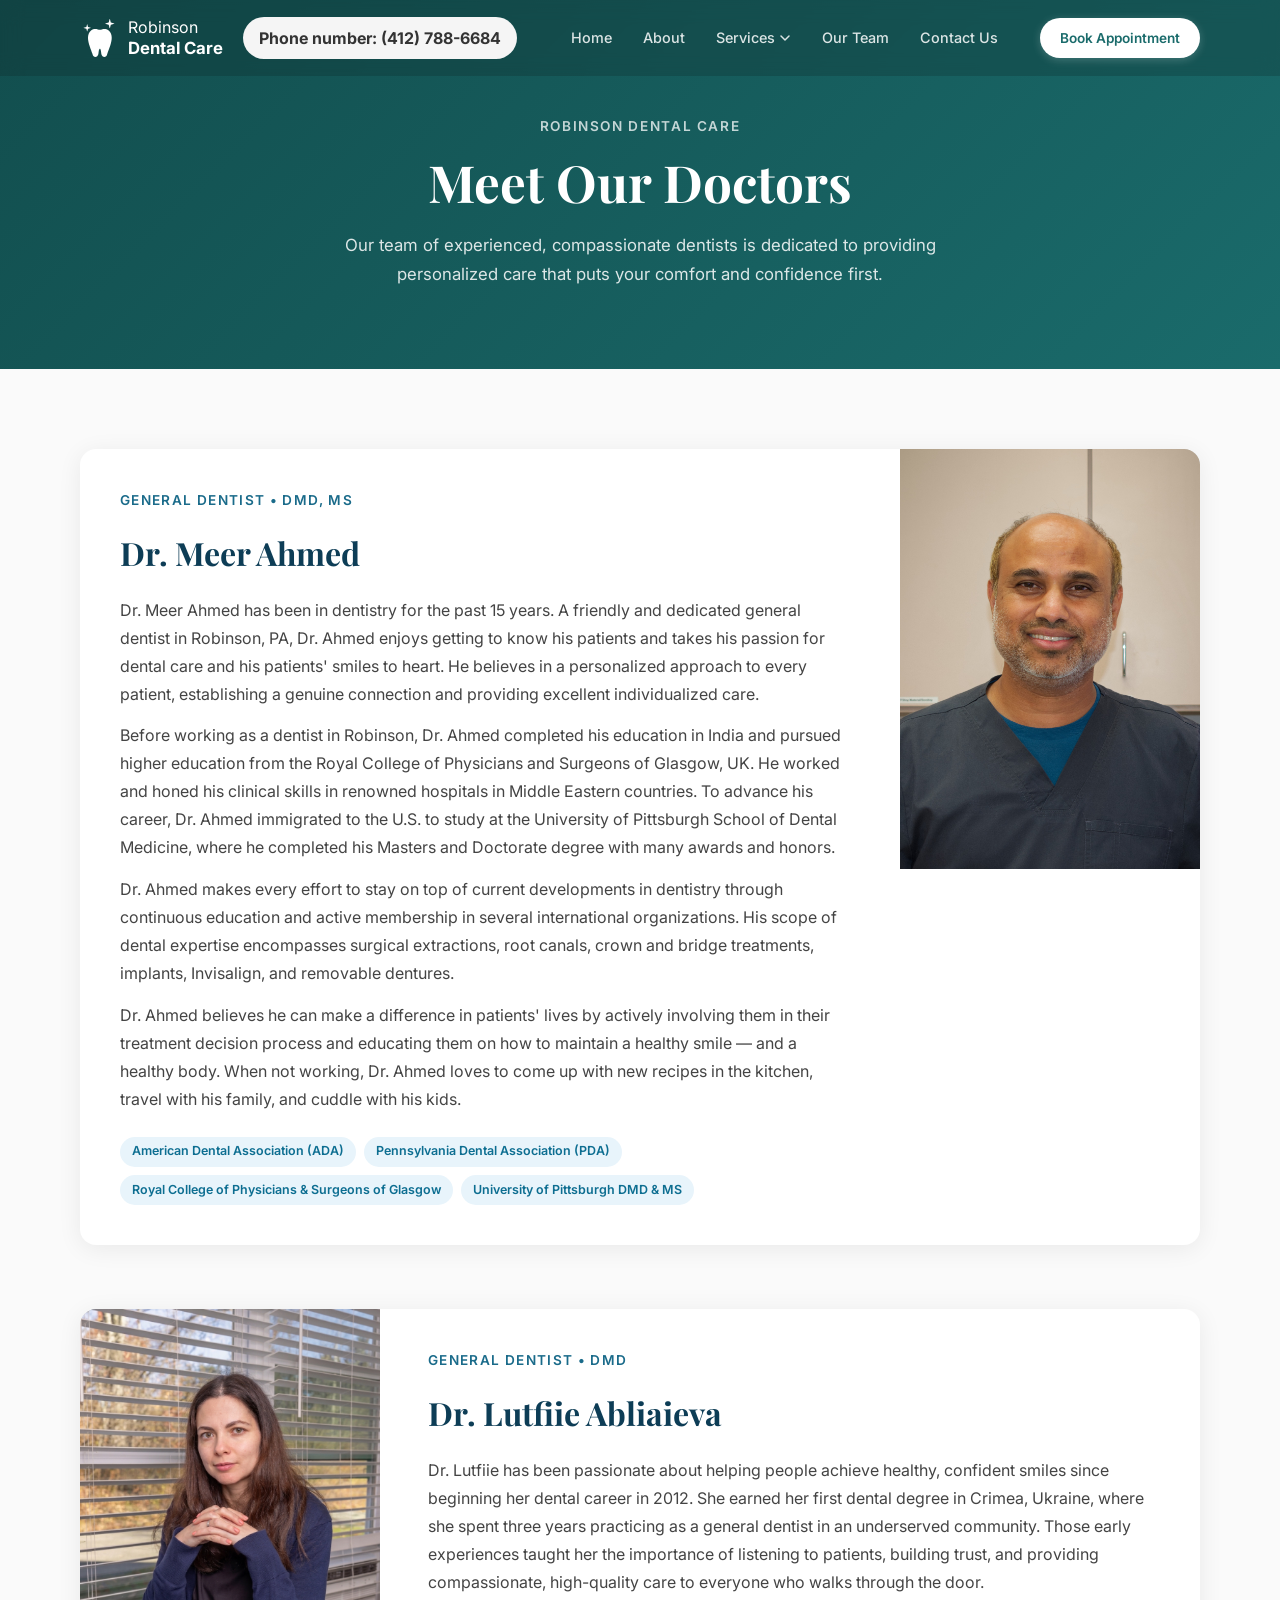
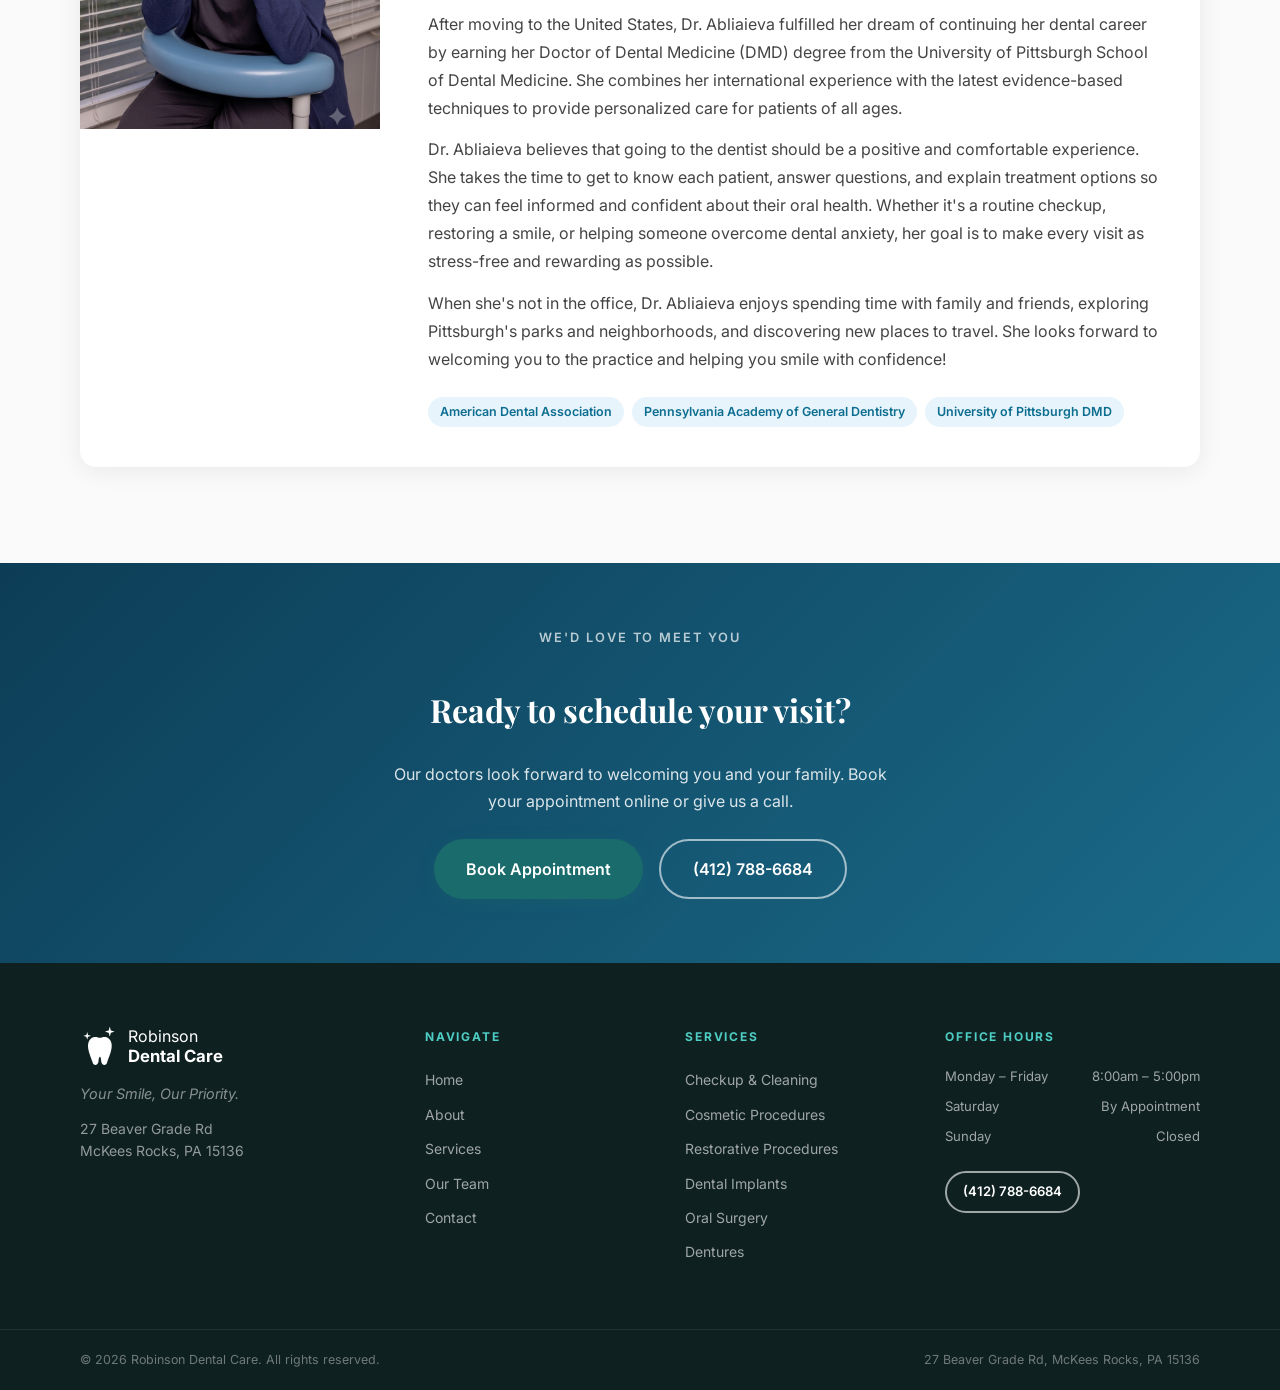
<file: team.html>
<!DOCTYPE html>
<html lang="en">
<head>
  <meta charset="UTF-8" />
  <meta name="viewport" content="width=device-width, initial-scale=1.0" />
  <title>Meet Our Team | Robinson Dental Care</title>
  <meta name="description" content="Meet the compassionate dental team at Robinson Dental Care in McKees Rocks, PA — Dr. Lutfiie Abliaieva and Dr. Meer Ahmed." />
  <link rel="preconnect" href="https://fonts.googleapis.com" />
  <link rel="preconnect" href="https://fonts.gstatic.com" crossorigin />
  <link href="https://fonts.googleapis.com/css2?family=Playfair+Display:wght@400;600;700&family=Inter:wght@300;400;500;600&display=swap" rel="stylesheet" />
  <link rel="stylesheet" href="styles.css" />
  <style>
    /* ── Team page specific styles ── */
    .team-hero {
      position: relative;
      padding: 7rem 0 5rem;
      background: linear-gradient(135deg, var(--clr-primary-dark, #0d3d56) 0%, var(--clr-primary, #1a6b8a) 100%);
      text-align: center;
      color: #fff;
      overflow: hidden;
    }
    .team-hero__eyebrow {
      display: inline-block;
      font-size: 0.85rem;
      font-weight: 600;
      letter-spacing: 0.12em;
      text-transform: uppercase;
      color: rgba(255,255,255,0.75);
      margin-bottom: 1rem;
    }
    .team-hero__title {
      font-family: 'Playfair Display', serif;
      font-size: clamp(2rem, 5vw, 3.2rem);
      font-weight: 700;
      line-height: 1.15;
      margin-bottom: 1.2rem;
    }
    .team-hero__text {
      max-width: 600px;
      margin: 0 auto;
      font-size: 1.05rem;
      color: rgba(255,255,255,0.85);
      line-height: 1.7;
    }

    /* ── Doctor cards ── */
    .team-section {
      padding: 5rem 0 6rem;
      background: #fafafa;
    }
    .doctor-card {
      display: grid;
      grid-template-columns: 300px 1fr;
      gap: 3rem;
      align-items: start;
      background: #fff;
      border-radius: 1rem;
      box-shadow: 0 4px 24px rgba(0,0,0,0.07);
      overflow: hidden;
      margin-bottom: 4rem;
    }
    .doctor-card:last-child {
      margin-bottom: 0;
    }
    .doctor-card--reverse {
      grid-template-columns: 1fr 300px;
    }
    .doctor-card__photo-wrap {
      position: relative;
      min-height: 420px;
      background: #e8f0f5;
      overflow: hidden;
    }
    .doctor-card--reverse .doctor-card__photo-wrap {
      order: 2;
    }
    .doctor-card__photo {
      width: 100%;
      height: 100%;
      object-fit: cover;
      object-position: top center;
      display: block;
      position: absolute;
      inset: 0;
    }
    .doctor-card__placeholder {
      width: 100%;
      height: 100%;
      min-height: 420px;
      display: flex;
      align-items: center;
      justify-content: center;
      background: linear-gradient(160deg, #d0e8f2 0%, #b8d8e8 100%);
    }
    .doctor-card__placeholder svg {
      width: 100px;
      height: 100px;
      opacity: 0.35;
      color: #1a6b8a;
    }
    .doctor-card__body {
      padding: 2.5rem 2.5rem 2.5rem 0;
      display: flex;
      flex-direction: column;
      gap: 1rem;
    }
    .doctor-card--reverse .doctor-card__body {
      padding: 2.5rem 0 2.5rem 2.5rem;
    }
    .doctor-card__name {
      font-family: 'Playfair Display', serif;
      font-size: clamp(1.5rem, 3vw, 2rem);
      font-weight: 700;
      color: #0d3d56;
      margin: 0;
    }
    .doctor-card__credential {
      font-size: 0.85rem;
      font-weight: 600;
      letter-spacing: 0.1em;
      text-transform: uppercase;
      color: #1a6b8a;
      margin: 0;
    }
    .doctor-card__bio p {
      font-size: 1rem;
      line-height: 1.75;
      color: #444;
      margin: 0 0 0.85rem;
    }
    .doctor-card__bio p:last-child {
      margin-bottom: 0;
    }
    .doctor-card__memberships {
      display: flex;
      flex-wrap: wrap;
      gap: 0.5rem;
      margin-top: 0.5rem;
    }
    .badge {
      display: inline-block;
      padding: 0.3rem 0.75rem;
      background: #e8f4fb;
      color: #0d6e91;
      border-radius: 2rem;
      font-size: 0.78rem;
      font-weight: 600;
    }

    /* ── CTA band ── */
    .team-cta-band {
      background: linear-gradient(135deg, #0d3d56 0%, #1a6b8a 100%);
      color: #fff;
      padding: 4rem 0;
    }
    .team-cta-band__inner {
      display: flex;
      flex-direction: column;
      align-items: center;
      text-align: center;
      gap: 1.5rem;
    }
    .team-cta-band__title {
      font-family: 'Playfair Display', serif;
      font-size: clamp(1.5rem, 3vw, 2rem);
      margin: 0;
    }
    .team-cta-band__text {
      max-width: 520px;
      color: rgba(255,255,255,0.85);
      line-height: 1.7;
      margin: 0;
    }
    .team-cta-band__actions {
      display: flex;
      gap: 1rem;
      flex-wrap: wrap;
      justify-content: center;
    }

    /* ── Responsive ── */
    @media (max-width: 768px) {
      .doctor-card,
      .doctor-card--reverse {
        grid-template-columns: 1fr;
      }
      .doctor-card__photo-wrap {
        min-height: 280px;
        position: relative;
      }
      .doctor-card--reverse .doctor-card__photo-wrap {
        order: 0;
      }
      .doctor-card__body,
      .doctor-card--reverse .doctor-card__body {
        padding: 1.75rem;
      }
    }
  </style>
</head>
<body class="service-page">

  <!-- ========== HEADER ========== -->
  <header class="header" id="header">
    <div class="container header__inner">
      <a href="index.html" class="logo">
        <svg class="logo__icon" viewBox="0 0 512 512" xmlns="http://www.w3.org/2000/svg" aria-hidden="true">
          <g fill="currentColor">
            <path d="M386.504,156.575c-19.34-15.092-38.896-20.3-56.195-20.19c-13.232,0.017-25.064,2.706-35.536,5.081 c-10.48,2.436-19.632,4.481-27.221,4.448c-7.575,0.034-16.723-2.012-27.207-4.448c-10.472-2.376-22.304-5.064-35.532-5.081 c-17.303-0.11-36.86,5.09-56.199,20.198c-14.36,11.067-24.785,25.576-31.35,42.148c-6.591,16.588-9.483,35.188-9.491,55.193 c0.016,30.64,6.764,64.722,18.486,100.909c12.104,37.336,22.477,64.789,30.15,84.751c3.826,9.968,6.975,18.068,9.284,24.468 c2.312,6.358,3.75,11.11,4.228,13.756c1.886,10.23,6.612,18.93,13.354,24.966c6.718,6.037,15.329,9.241,23.94,9.225 c8.895,0.008,17.747-3.365,24.815-9.58c7.098-6.214,12.362-15.185,14.898-26.041c0.74-3.187,1.21-6.536,1.679-10.306 c0.802-6.561,1.513-14.323,2.528-22.304c1.484-11.93,3.86-24.409,7.398-32.45c1.712-4.034,3.669-6.781,5.132-8.049 c1.544-1.268,2.08-1.471,3.889-1.573c1.421,0.042,1.987,0.254,2.943,0.828c1.603,0.931,4.35,4.254,6.59,9.968 c3.45,8.464,5.682,21.095,7.111,32.983c0.736,5.952,1.311,11.752,1.886,16.96c0.604,5.25,1.15,9.782,2.109,13.942 c2.541,10.856,7.788,19.827,14.89,26.041c7.068,6.232,15.933,9.588,24.824,9.58c8.611,0.016,17.222-3.188,23.94-9.233 c6.747-6.028,11.46-14.728,13.355-24.958c0.481-2.647,1.918-7.398,4.227-13.756c6.954-19.294,21.298-53.274,39.433-109.219 c11.727-36.179,18.47-70.269,18.478-100.909c0-19.996-2.892-38.605-9.482-55.193C411.281,182.159,400.856,167.643,386.504,156.575z"/>
            <path d="M461.165,59.632l-43.593-11.55c-1.141-0.254-2.072-1.167-2.317-2.317L403.757,2.173 C403.452,0.905,402.328,0,401.018,0c-1.311,0-2.436,0.905-2.74,2.173l-11.49,43.592c-0.262,1.15-1.184,2.063-2.325,2.317 l-43.593,11.55c-1.276,0.254-2.181,1.386-2.181,2.697c0,1.311,0.905,2.443,2.181,2.688l43.593,11.558 c1.141,0.237,2.062,1.167,2.325,2.317l11.49,43.585c0.304,1.276,1.429,2.181,2.74,2.181c1.31,0,2.434-0.905,2.739-2.181 l11.498-43.585c0.245-1.15,1.176-2.08,2.317-2.317l43.593-11.558c1.277-0.245,2.182-1.378,2.182-2.688 C463.346,61.018,462.442,59.886,461.165,59.632z"/>
            <path d="M268.72,255.75l-39.809-10.551c-1.044-0.228-1.89-1.066-2.114-2.114l-10.501-39.805 c-0.279-1.158-1.306-1.987-2.502-1.987c-1.197,0-2.224,0.829-2.503,1.987l-10.492,39.805c-0.236,1.048-1.078,1.886-2.122,2.114 l-39.81,10.551c-1.166,0.229-1.99,1.268-1.99,2.461c0,1.201,0.824,2.232,1.99,2.46l39.81,10.551 c1.044,0.22,1.886,1.066,2.122,2.114l10.492,39.805c0.279,1.167,1.306,1.987,2.503,1.987c1.196,0,2.223-0.82,2.502-1.987 l10.501-39.805c0.224-1.048,1.07-1.894,2.114-2.114l39.809-10.551c1.167-0.228,1.991-1.26,1.991-2.46 C270.711,257.018,269.887,255.979,268.72,255.75z"/>
            <path d="M109.731,130.72l33.756-8.945c0.989-0.195,1.686-1.065,1.686-2.088c0-1.006-0.698-1.894-1.686-2.088 l-33.756-8.945c-0.883-0.195-1.602-0.905-1.792-1.792l-8.903-33.752c-0.236-0.981-1.107-1.682-2.122-1.682 c-1.014,0-1.886,0.701-2.122,1.682l-8.895,33.752c-0.203,0.888-0.917,1.598-1.801,1.792l-33.756,8.945 c-0.99,0.194-1.686,1.082-1.686,2.088c0,1.024,0.697,1.894,1.686,2.088l33.756,8.945c0.884,0.186,1.598,0.905,1.801,1.792 l8.895,33.752c0.236,0.989,1.108,1.682,2.122,1.682c1.015,0,1.886-0.694,2.122-1.682l8.903-33.752 C108.129,131.625,108.848,130.906,109.731,130.72z"/>
          </g>
        </svg>
        <span class="logo__text">Robinson <strong>Dental Care</strong></span>
      </a>
      <a href="tel:+14127886684" class="header__phone" style="display: flex; align-items: center; justify-content: center; background-color: #f5f5f5; padding: 0.5rem 1rem; border-radius: 4rem; text-decoration: none; color: #333; font-weight: bold; transition: background-color 0.3s ease;">
        <span class="header__phone-text">Phone number: (412) <wbr />788-6684</span>
      </a>
      <nav class="nav" id="nav" aria-label="Main navigation">
        <ul class="nav__list">
          <li><a href="index.html" class="nav__link">Home</a></li>
          <li><a href="index.html#about" class="nav__link">About</a></li>
          <li class="nav__item--dropdown">
            <a href="index.html#services" class="nav__link">Services
              <svg width="12" height="12" viewBox="0 0 12 12" fill="none" aria-hidden="true"><path d="M2 4l4 4 4-4" stroke="currentColor" stroke-width="1.5" stroke-linecap="round" stroke-linejoin="round"/></svg>
            </a>
            <ul class="nav__dropdown">
              <li><a href="./services/checkup-and-cleaning.html">Checkup &amp; Cleaning</a></li>
              <li><a href="./services/cosmetic-dentistry.html">Cosmetic Procedures</a></li>
              <li><a href="./services/restorative-dentistry.html">Restorative Procedures</a></li>
              <li><a href="./services/dental-implants.html">Dental Implants</a></li>
              <li><a href="./services/oral-surgery.html">Oral Surgery</a></li>
              <li><a href="./services/dentures.html">Dentures</a></li>
              <li><a href="./services/pediatric-dentistry.html">Pediatric Dentistry</a></li>
            </ul>
          </li>
          <li><a href="team.html" class="nav__link active" style="white-space: nowrap;">Our Team</a></li>
          <li><a href="index.html#contact" class="nav__link">Contact Us</a></li>
        </ul>
      </nav>
      <a href="https://appt.link/meet-with-robinson-U1vsFAFU/robinson-dental-care" target="_blank" rel="noopener noreferrer" class="btn btn--primary btn--sm header__cta">Book Appointment</a>
      <button class="hamburger" id="hamburger" aria-label="Toggle menu" aria-expanded="false"><span></span><span></span><span></span></button>
    </div>
  </header>

  <main>

    <!-- ========== HERO ========== -->
    <section class="team-hero">
      <div class="container">
        <p class="team-hero__eyebrow reveal">Robinson Dental Care</p>
        <h1 class="team-hero__title reveal" data-delay="100">Meet Our Doctors</h1>
        <p class="team-hero__text reveal" data-delay="200">Our team of experienced, compassionate dentists is dedicated to providing personalized care that puts your comfort and confidence first.</p>
      </div>
    </section>

    <!-- ========== TEAM CARDS ========== -->
    <section class="team-section">
      <div class="container">

                <!-- Dr. Meer Ahmed -->
        <article class="doctor-card doctor-card--reverse reveal" data-delay="100">
          <div class="doctor-card__body">
            <p class="doctor-card__credential">General Dentist &bull; DMD, MS</p>
            <h2 class="doctor-card__name">Dr. Meer Ahmed</h2>
            <div class="doctor-card__bio">
              <p>Dr. Meer Ahmed has been in dentistry for the past 15 years. A friendly and dedicated general dentist in Robinson, PA, Dr. Ahmed enjoys getting to know his patients and takes his passion for dental care and his patients' smiles to heart. He believes in a personalized approach to every patient, establishing a genuine connection and providing excellent individualized care.</p>
              <p>Before working as a dentist in Robinson, Dr. Ahmed completed his education in India and pursued higher education from the Royal College of Physicians and Surgeons of Glasgow, UK. He worked and honed his clinical skills in renowned hospitals in Middle Eastern countries. To advance his career, Dr. Ahmed immigrated to the U.S. to study at the University of Pittsburgh School of Dental Medicine, where he completed his Masters and Doctorate degree with many awards and honors.</p>
              <p>Dr. Ahmed makes every effort to stay on top of current developments in dentistry through continuous education and active membership in several international organizations. His scope of dental expertise encompasses surgical extractions, root canals, crown and bridge treatments, implants, Invisalign, and removable dentures.</p>
              <p>Dr. Ahmed believes he can make a difference in patients' lives by actively involving them in their treatment decision process and educating them on how to maintain a healthy smile — and a healthy body. When not working, Dr. Ahmed loves to come up with new recipes in the kitchen, travel with his family, and cuddle with his kids.</p>
            </div>
            <div class="doctor-card__memberships">
              <span class="badge">American Dental Association (ADA)</span>
              <span class="badge">Pennsylvania Dental Association (PDA)</span>
              <span class="badge">Royal College of Physicians &amp; Surgeons of Glasgow</span>
              <span class="badge">University of Pittsburgh DMD &amp; MS</span>
            </div>
          </div>
          <div class="doctor-card__photo-wrap">
            <img src="images/doctor2.jpg" alt="Dr. Meer Ahmed" class="doctor-card__photo" />
          </div>
        </article>

        <!-- Dr. Lutfiie Abliaieva -->
        <article class="doctor-card reveal">
          <div class="doctor-card__photo-wrap">
            <img src="images/doctor.PNG" alt="Dr. Lutfiie Abliaieva" class="doctor-card__photo" />
          </div>
          <div class="doctor-card__body">
            <p class="doctor-card__credential">General Dentist &bull; DMD</p>
            <h2 class="doctor-card__name">Dr. Lutfiie Abliaieva</h2>
            <div class="doctor-card__bio">
              <p>Dr. Lutfiie has been passionate about helping people achieve healthy, confident smiles since beginning her dental career in 2012. She earned her first dental degree in Crimea, Ukraine, where she spent three years practicing as a general dentist in an underserved community. Those early experiences taught her the importance of listening to patients, building trust, and providing compassionate, high-quality care to everyone who walks through the door.</p>
              <p>After moving to the United States, Dr. Abliaieva fulfilled her dream of continuing her dental career by earning her Doctor of Dental Medicine (DMD) degree from the University of Pittsburgh School of Dental Medicine. She combines her international experience with the latest evidence-based techniques to provide personalized care for patients of all ages.</p>
              <p>Dr. Abliaieva believes that going to the dentist should be a positive and comfortable experience. She takes the time to get to know each patient, answer questions, and explain treatment options so they can feel informed and confident about their oral health. Whether it's a routine checkup, restoring a smile, or helping someone overcome dental anxiety, her goal is to make every visit as stress-free and rewarding as possible.</p>
              <p>When she's not in the office, Dr. Abliaieva enjoys spending time with family and friends, exploring Pittsburgh's parks and neighborhoods, and discovering new places to travel. She looks forward to welcoming you to the practice and helping you smile with confidence!</p>
            </div>
            <div class="doctor-card__memberships">
              <span class="badge">American Dental Association</span>
              <span class="badge">Pennsylvania Academy of General Dentistry</span>
              <span class="badge">University of Pittsburgh DMD</span>
            </div>
          </div>
        </article>

      </div>
    </section>

    <!-- ========== CTA BAND ========== -->
    <section class="team-cta-band">
      <div class="container team-cta-band__inner reveal">
        <p class="section-eyebrow" style="color: rgba(255,255,255,0.7);">We'd Love to Meet You</p>
        <h2 class="team-cta-band__title">Ready to schedule your visit?</h2>
        <p class="team-cta-band__text">Our doctors look forward to welcoming you and your family. Book your appointment online or give us a call.</p>
        <div class="team-cta-band__actions">
          <a href="https://appt.link/meet-with-robinson-U1vsFAFU/robinson-dental-care" target="_blank" rel="noopener noreferrer" class="btn btn--primary btn--lg">Book Appointment</a>
          <a href="tel:+14127886684" class="btn btn--outline-light btn--lg">(412) 788-6684</a>
        </div>
      </div>
    </section>

  </main>

  <!-- ========== FOOTER ========== -->
  <footer class="footer">
    <div class="container footer__inner">
      <div class="footer__col footer__col--brand">
        <a href="index.html" class="logo logo--light">
          <svg class="logo__icon" viewBox="0 0 512 512" xmlns="http://www.w3.org/2000/svg" aria-hidden="true">
            <g fill="currentColor">
              <path d="M386.504,156.575c-19.34-15.092-38.896-20.3-56.195-20.19c-13.232,0.017-25.064,2.706-35.536,5.081 c-10.48,2.436-19.632,4.481-27.221,4.448c-7.575,0.034-16.723-2.012-27.207-4.448c-10.472-2.376-22.304-5.064-35.532-5.081 c-17.303-0.11-36.86,5.09-56.199,20.198c-14.36,11.067-24.785,25.576-31.35,42.148c-6.591,16.588-9.483,35.188-9.491,55.193 c0.016,30.64,6.764,64.722,18.486,100.909c12.104,37.336,22.477,64.789,30.15,84.751c3.826,9.968,6.975,18.068,9.284,24.468 c2.312,6.358,3.75,11.11,4.228,13.756c1.886,10.23,6.612,18.93,13.354,24.966c6.718,6.037,15.329,9.241,23.94,9.225 c8.895,0.008,17.747-3.365,24.815-9.58c7.098-6.214,12.362-15.185,14.898-26.041c0.74-3.187,1.21-6.536,1.679-10.306 c0.802-6.561,1.513-14.323,2.528-22.304c1.484-11.93,3.86-24.409,7.398-32.45c1.712-4.034,3.669-6.781,5.132-8.049 c1.544-1.268,2.08-1.471,3.889-1.573c1.421,0.042,1.987,0.254,2.943,0.828c1.603,0.931,4.35,4.254,6.59,9.968 c3.45,8.464,5.682,21.095,7.111,32.983c0.736,5.952,1.311,11.752,1.886,16.96c0.604,5.25,1.15,9.782,2.109,13.942 c2.541,10.856,7.788,19.827,14.89,26.041c7.068,6.232,15.933,9.588,24.824,9.58c8.611,0.016,17.222-3.188,23.94-9.233 c6.747-6.028,11.46-14.728,13.355-24.958c0.481-2.647,1.918-7.398,4.227-13.756c6.954-19.294,21.298-53.274,39.433-109.219 c11.727-36.179,18.47-70.269,18.478-100.909c0-19.996-2.892-38.605-9.482-55.193C411.281,182.159,400.856,167.643,386.504,156.575z"/>
              <path d="M461.165,59.632l-43.593-11.55c-1.141-0.254-2.072-1.167-2.317-2.317L403.757,2.173 C403.452,0.905,402.328,0,401.018,0c-1.311,0-2.436,0.905-2.74,2.173l-11.49,43.592c-0.262,1.15-1.184,2.063-2.325,2.317 l-43.593,11.55c-1.276,0.254-2.181,1.386-2.181,2.697c0,1.311,0.905,2.443,2.181,2.688l43.593,11.558 c1.141,0.237,2.062,1.167,2.325,2.317l11.49,43.585c0.304,1.276,1.429,2.181,2.74,2.181c1.31,0,2.434-0.905,2.739-2.181 l11.498-43.585c0.245-1.15,1.176-2.08,2.317-2.317l43.593-11.558c1.277-0.245,2.182-1.378,2.182-2.688 C463.346,61.018,462.442,59.886,461.165,59.632z"/>
              <path d="M268.72,255.75l-39.809-10.551c-1.044-0.228-1.89-1.066-2.114-2.114l-10.501-39.805 c-0.279-1.158-1.306-1.987-2.502-1.987c-1.197,0-2.224,0.829-2.503,1.987l-10.492,39.805c-0.236,1.048-1.078,1.886-2.122,2.114 l-39.81,10.551c-1.166,0.229-1.99,1.268-1.99,2.461c0,1.201,0.824,2.232,1.99,2.46l39.81,10.551 c1.044,0.22,1.886,1.066,2.122,2.114l10.492,39.805c0.279,1.167,1.306,1.987,2.503,1.987c1.196,0,2.223-0.82,2.502-1.987 l10.501-39.805c0.224-1.048,1.07-1.894,2.114-2.114l39.809-10.551c1.167-0.228,1.991-1.26,1.991-2.46 C270.711,257.018,269.887,255.979,268.72,255.75z"/>
              <path d="M109.731,130.72l33.756-8.945c0.989-0.195,1.686-1.065,1.686-2.088c0-1.006-0.698-1.894-1.686-2.088 l-33.756-8.945c-0.883-0.195-1.602-0.905-1.792-1.792l-8.903-33.752c-0.236-0.981-1.107-1.682-2.122-1.682 c-1.014,0-1.886,0.701-2.122,1.682l-8.895,33.752c-0.203,0.888-0.917,1.598-1.801,1.792l-33.756,8.945 c-0.99,0.194-1.686,1.082-1.686,2.088c0,1.024,0.697,1.894,1.686,2.088l33.756,8.945c0.884,0.186,1.598,0.905,1.801,1.792 l8.895,33.752c0.236,0.989,1.108,1.682,2.122,1.682c1.015,0,1.886-0.694,2.122-1.682l8.903-33.752 C108.129,131.625,108.848,130.906,109.731,130.72z"/>
            </g>
          </svg>
          <span class="logo__text">Robinson <strong>Dental Care</strong></span>
        </a>
        <p class="footer__tagline">Your Smile, Our Priority.</p>
        <p class="footer__address">27 Beaver Grade Rd<br />McKees Rocks, PA 15136</p>
      </div>
      <div class="footer__col">
        <h4 class="footer__col-title">Navigate</h4>
        <ul class="footer__links">
          <li><a href="index.html">Home</a></li>
          <li><a href="index.html#about">About</a></li>
          <li><a href="index.html#services">Services</a></li>
          <li><a href="team.html">Our Team</a></li>
          <li><a href="index.html#contact">Contact</a></li>
        </ul>
      </div>
      <div class="footer__col">
        <h4 class="footer__col-title">Services</h4>
        <ul class="footer__links">
          <li><a href="./services/checkup-and-cleaning.html">Checkup &amp; Cleaning</a></li>
          <li><a href="./services/cosmetic-dentistry.html">Cosmetic Procedures</a></li>
          <li><a href="./services/restorative-dentistry.html">Restorative Procedures</a></li>
          <li><a href="./services/dental-implants.html">Dental Implants</a></li>
          <li><a href="./services/oral-surgery.html">Oral Surgery</a></li>
          <li><a href="./services/dentures.html">Dentures</a></li>
        </ul>
      </div>
      <div class="footer__col">
        <h4 class="footer__col-title">Office Hours</h4>
        <ul class="footer__hours">
          <li><span>Monday – Friday</span><span>8:00am – 5:00pm</span></li>
          <li><span>Saturday</span><span>By Appointment</span></li>
          <li><span>Sunday</span><span>Closed</span></li>
        </ul>
        <a href="tel:+14127886684" class="btn btn--outline-light btn--sm footer__phone">(412) 788-6684</a>
      </div>
    </div>
    <div class="footer__bottom">
      <div class="container footer__bottom-inner">
        <p>&copy; <span id="year"></span> Robinson Dental Care. All rights reserved.</p>
        <p>27 Beaver Grade Rd, McKees Rocks, PA 15136</p>
      </div>
    </div>
  </footer>

  <script src="script.js"></script>
</body>
</html>
</file>
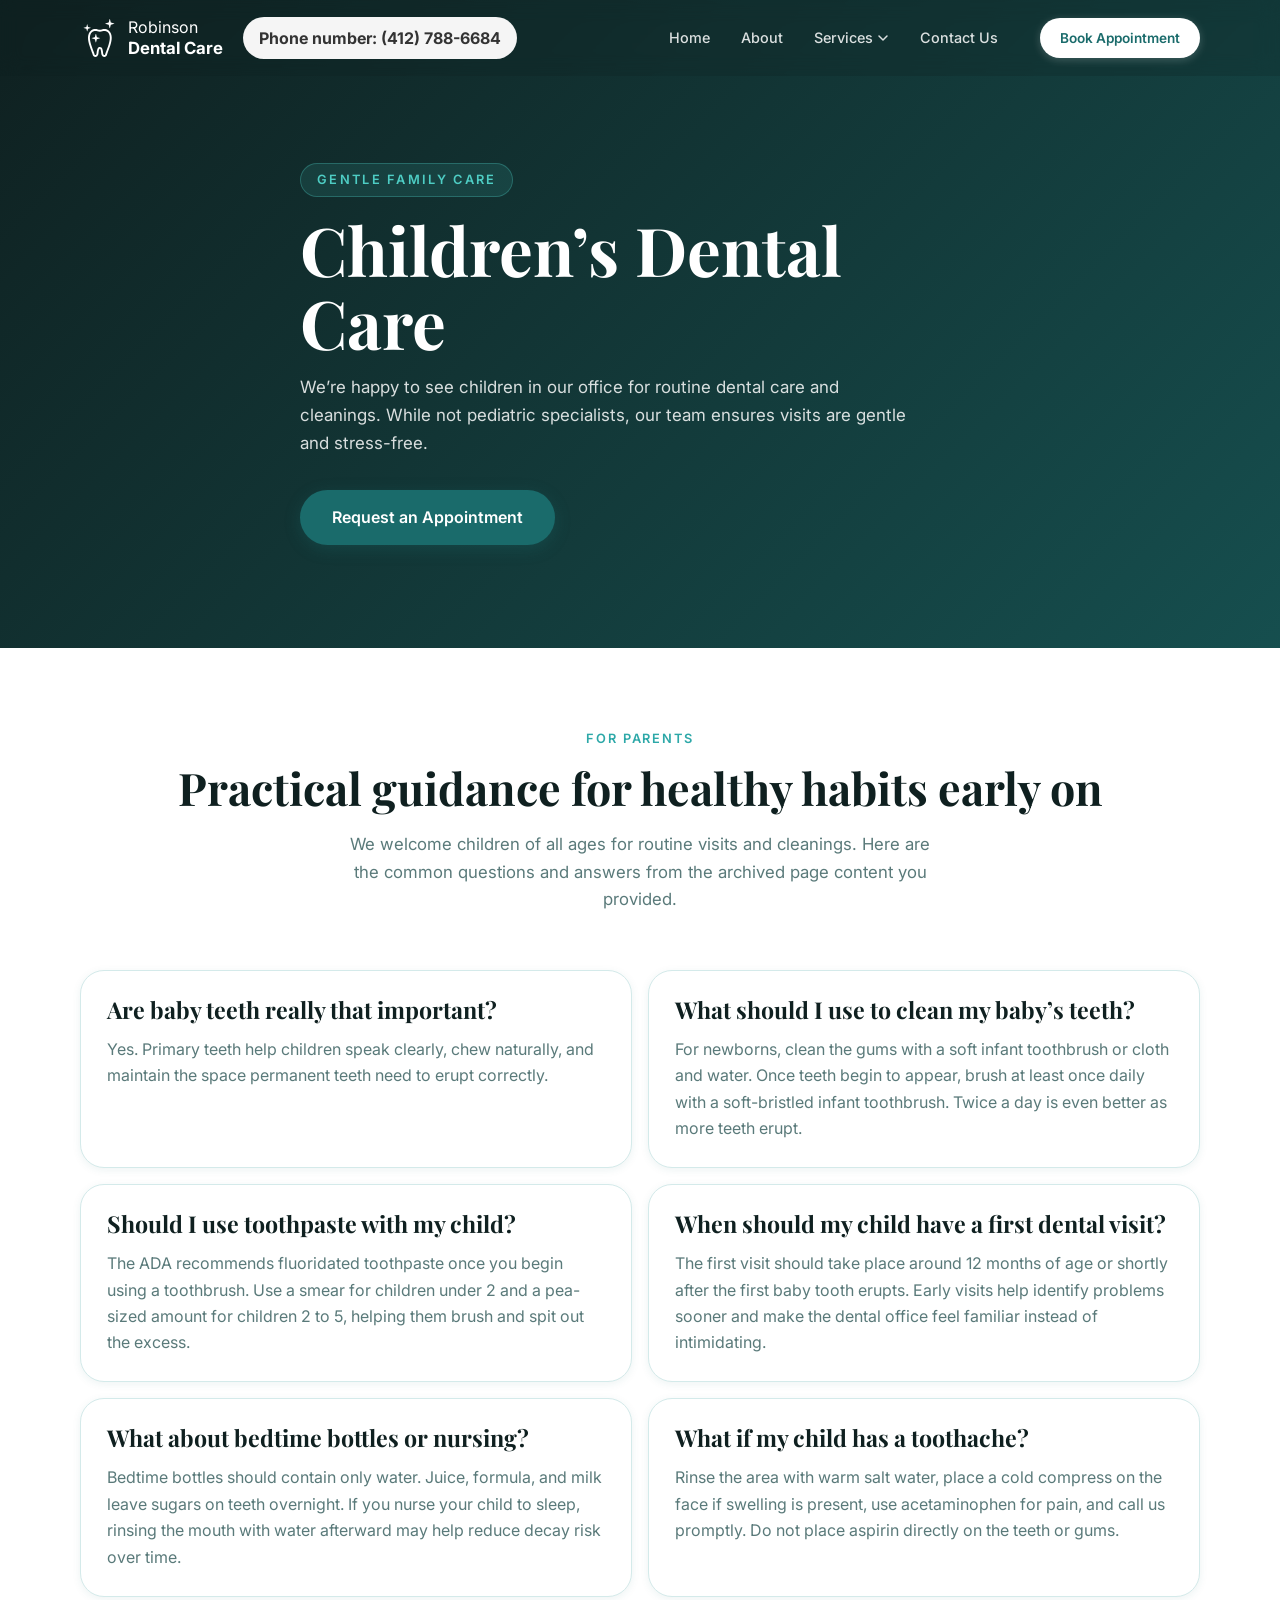
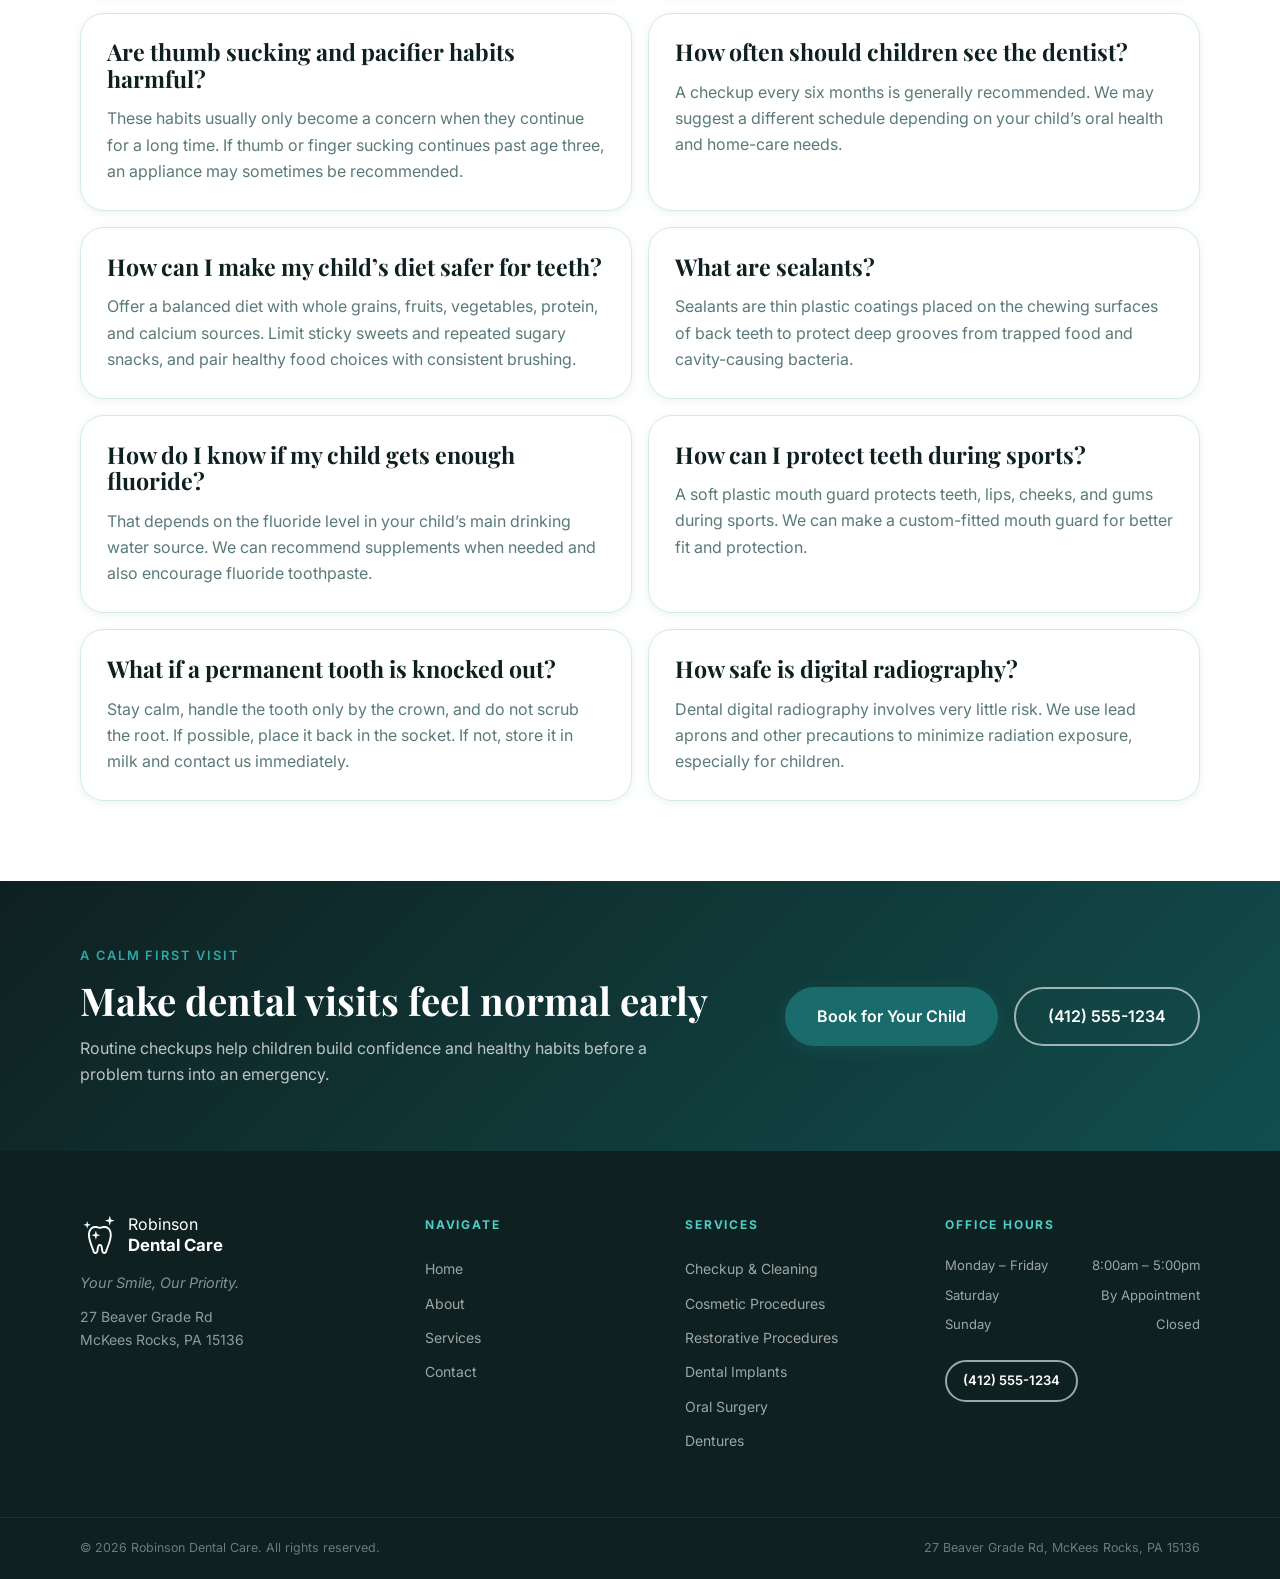
<file: services/pediatric-dentistry.html>
<!DOCTYPE html>
<html lang="en">
<head>
  <meta charset="UTF-8" />
  <meta name="viewport" content="width=device-width, initial-scale=1.0" />
  <title>Pediatric Dentistry | Robinson Dental Care</title>
  <meta name="description" content="Children’s dental care in McKees Rocks, PA, with routine visits, cleanings, and practical guidance for parents." />
  <link rel="preconnect" href="https://fonts.googleapis.com" />
  <link rel="preconnect" href="https://fonts.gstatic.com" crossorigin />
  <link href="https://fonts.googleapis.com/css2?family=Playfair+Display:wght@400;600;700&family=Inter:wght@300;400;500;600&display=swap" rel="stylesheet" />
  <link rel="stylesheet" href="../styles.css" />
</head>
<body class="service-page">
  <header class="header" id="header"><div class="container header__inner"><a href="../index.html" class="logo"><svg class="logo__icon" viewBox="0 0 512 512" xmlns="http://www.w3.org/2000/svg" aria-hidden="true">
          <g fill="currentColor">
            <path d="M386.504,156.575c-19.34-15.092-38.896-20.3-56.195-20.19c-13.232,0.017-25.064,2.706-35.536,5.081 c-10.48,2.436-19.632,4.481-27.221,4.448c-7.575,0.034-16.723-2.012-27.207-4.448c-10.472-2.376-22.304-5.064-35.532-5.081 c-17.303-0.11-36.86,5.09-56.199,20.198c-14.36,11.067-24.785,25.576-31.35,42.148c-6.591,16.588-9.483,35.188-9.491,55.193 c0.016,30.64,6.764,64.722,18.486,100.909c12.104,37.336,22.477,64.789,30.15,84.751c3.826,9.968,6.975,18.068,9.284,24.468 c2.312,6.358,3.75,11.11,4.228,13.756c1.886,10.23,6.612,18.93,13.354,24.966c6.718,6.037,15.329,9.241,23.94,9.225 c8.895,0.008,17.747-3.365,24.815-9.58c7.098-6.214,12.362-15.185,14.898-26.041c0.74-3.187,1.21-6.536,1.679-10.306 c0.802-6.561,1.513-14.323,2.528-22.304c1.484-11.93,3.86-24.409,7.398-32.45c1.712-4.034,3.669-6.781,5.132-8.049 c1.544-1.268,2.08-1.471,3.889-1.573c1.421,0.042,1.987,0.254,2.943,0.828c1.603,0.931,4.35,4.254,6.59,9.968 c3.45,8.464,5.682,21.095,7.111,32.983c0.736,5.952,1.311,11.752,1.886,16.96c0.604,5.25,1.15,9.782,2.109,13.942 c2.541,10.856,7.788,19.827,14.89,26.041c7.068,6.232,15.933,9.588,24.824,9.58c8.611,0.016,17.222-3.188,23.94-9.233 c6.747-6.028,11.46-14.728,13.355-24.958c0.481-2.647,1.918-7.398,4.227-13.756c6.954-19.294,21.298-53.274,39.433-109.219 c11.727-36.179,18.47-70.269,18.478-100.909c0-19.996-2.892-38.605-9.482-55.193C411.281,182.159,400.856,167.643,386.504,156.575z M384.598,346.97c-11.925,36.77-22.08,63.648-29.698,83.475c-3.813,9.925-6.984,18.076-9.465,24.941 c-2.474,6.899-4.292,12.437-5.298,17.722c-1.065,5.546-3.191,8.742-5.318,10.661c-2.156,1.919-4.456,2.698-6.916,2.732 c-2.541-0.018-5.302-0.905-8.003-3.247c-2.672-2.359-5.351-6.291-6.878-12.716c-0.342-1.437-0.786-4.194-1.197-7.567 c-0.727-5.952-1.458-13.908-2.54-22.43c-1.687-12.852-3.996-26.972-9.271-39.332c-2.693-6.172-6.181-12.091-11.528-16.927 c-5.259-4.844-12.886-8.184-20.935-8.083c-6.092-0.034-12.052,1.81-16.791,4.913c-8.357,5.53-13.012,13.604-16.394,21.873 c-4.98,12.513-7.165,26.674-8.754,39.374c-0.786,6.333-1.37,12.268-1.927,17.24c-0.546,4.938-1.12,9.03-1.59,10.941 c-1.522,6.426-4.207,10.348-6.879,12.699c-2.713,2.359-5.461,3.246-8.002,3.246c-2.468-0.016-4.76-0.811-6.916-2.714 c-2.126-1.919-4.253-5.115-5.318-10.652c-1.006-5.294-2.824-10.831-5.297-17.73c-7.407-20.495-21.26-53.206-39.163-108.416 c-11.174-34.42-17.256-66.194-17.236-93.046c-0.012-17.544,2.566-32.94,7.682-45.767c5.136-12.842,12.657-23.192,23.242-31.392 c15.481-11.837,27.948-14.762,40.605-14.872c9.664-0.009,19.514,2.054,29.841,4.439c10.328,2.333,21.108,5.039,32.898,5.081 c11.796-0.042,22.575-2.748,32.902-5.081c10.336-2.384,20.186-4.448,29.854-4.439c12.644,0.11,25.107,3.044,40.6,14.872 c10.586,8.2,18.106,18.541,23.243,31.392c5.115,12.826,7.685,28.222,7.685,45.767C401.855,280.785,395.771,312.567,384.598,346.97z"/>
            <path d="M461.165,59.632l-43.593-11.55c-1.141-0.254-2.072-1.167-2.317-2.317L403.757,2.173 C403.452,0.905,402.328,0,401.018,0c-1.311,0-2.436,0.905-2.74,2.173l-11.49,43.592c-0.262,1.15-1.184,2.063-2.325,2.317 l-43.593,11.55c-1.276,0.254-2.181,1.386-2.181,2.697c0,1.311,0.905,2.443,2.181,2.688l43.593,11.558 c1.141,0.237,2.062,1.167,2.325,2.317l11.49,43.585c0.304,1.276,1.429,2.181,2.74,2.181c1.31,0,2.434-0.905,2.739-2.181 l11.498-43.585c0.245-1.15,1.176-2.08,2.317-2.317l43.593-11.558c1.277-0.245,2.182-1.378,2.182-2.688 C463.346,61.018,462.442,59.886,461.165,59.632z"/>
            <path d="M268.72,255.75l-39.809-10.551c-1.044-0.228-1.89-1.066-2.114-2.114l-10.501-39.805 c-0.279-1.158-1.306-1.987-2.502-1.987c-1.197,0-2.224,0.829-2.503,1.987l-10.492,39.805c-0.236,1.048-1.078,1.886-2.122,2.114 l-39.81,10.551c-1.166,0.229-1.99,1.268-1.99,2.461c0,1.201,0.824,2.232,1.99,2.46l39.81,10.551 c1.044,0.22,1.886,1.066,2.122,2.114l10.492,39.805c0.279,1.167,1.306,1.987,2.503,1.987c1.196,0,2.223-0.82,2.502-1.987 l10.501-39.805c0.224-1.048,1.07-1.894,2.114-2.114l39.809-10.551c1.167-0.228,1.991-1.26,1.991-2.46 C270.711,257.018,269.887,255.979,268.72,255.75z"/>
            <path d="M109.731,130.72l33.756-8.945c0.989-0.195,1.686-1.065,1.686-2.088c0-1.006-0.698-1.894-1.686-2.088 l-33.756-8.945c-0.883-0.195-1.602-0.905-1.792-1.792l-8.903-33.752c-0.236-0.981-1.107-1.682-2.122-1.682 c-1.014,0-1.886,0.701-2.122,1.682l-8.895,33.752c-0.203,0.888-0.917,1.598-1.801,1.792l-33.756,8.945 c-0.99,0.194-1.686,1.082-1.686,2.088c0,1.024,0.697,1.894,1.686,2.088l33.756,8.945c0.884,0.186,1.598,0.905,1.801,1.792 l8.895,33.752c0.236,0.989,1.108,1.682,2.122,1.682c1.015,0,1.886-0.694,2.122-1.682l8.903-33.752 C108.129,131.625,108.848,130.906,109.731,130.72z"/>
          </g>
        </svg><span class="logo__text">Robinson <strong>Dental Care</strong></span></a>
              <a href="tel:+14127886684" class="header__phone" style="display: flex; align-items: center; justify-content: center; background-color: #f5f5f5; padding: 0.5rem 1rem; border-radius: 4rem; text-decoration: none; color: #333; font-weight: bold; transition: background-color 0.3s ease;">
        <span class="header__phone-text">Phone number: (412) <wbr />788-6684</span>
      </a>
        <nav class="nav" id="nav" aria-label="Main navigation"><ul class="nav__list"><li><a href="../index.html" class="nav__link">Home</a></li><li><a href="../index.html#about" class="nav__link">About</a></li><li class="nav__item--dropdown"><a href="../index.html#services" class="nav__link active">Services<svg width="12" height="12" viewBox="0 0 12 12" fill="none" aria-hidden="true"><path d="M2 4l4 4 4-4" stroke="currentColor" stroke-width="1.5" stroke-linecap="round" stroke-linejoin="round"/></svg></a><ul class="nav__dropdown"><li><a href="./checkup-and-cleaning.html">Checkup &amp; Cleaning</a></li><li><a href="./cosmetic-dentistry.html">Cosmetic Procedures</a></li><li><a href="./restorative-dentistry.html">Restorative Procedures</a></li><li><a href="./dental-implants.html">Dental Implants</a></li><li><a href="./oral-surgery.html">Oral Surgery</a></li><li><a href="./dentures.html">Dentures</a></li><li><a href="./pediatric-dentistry.html">Pediatric Dentistry</a></li></ul></li><li><a href="../index.html#contact" class="nav__link">Contact Us</a></li></ul></nav><a href="https://appt.link/meet-with-robinson-U1vsFAFU/robinson-dental-care" target="_blank" rel="noopener noreferrer" class="btn btn--primary btn--sm header__cta">Book Appointment</a><button class="hamburger" id="hamburger" aria-label="Toggle menu" aria-expanded="false"><span></span><span></span><span></span></button></div></header>
  <main>
    <section class="service-hero" style="--service-hero-image: url('https://images.unsplash.com/photo-1516574187841-cb9cc2ca948b?auto=format&fit=crop&w=1400&q=80');"><div class="service-hero__overlay"></div><div class="container service-hero__content"><p class="hero__eyebrow reveal">Gentle family care</p><h1 class="service-hero__title reveal" data-delay="100">Children’s Dental Care</h1><p class="service-hero__text reveal" data-delay="200">We’re happy to see children in our office for routine dental care and cleanings. While not pediatric specialists, our team ensures visits are gentle and stress-free.</p><div class="hero__actions reveal" data-delay="300"><a href="https://appt.link/meet-with-robinson-U1vsFAFU/robinson-dental-care" target="_blank" rel="noopener noreferrer" class="btn btn--primary btn--lg">Request an Appointment</a></div></div></section>
    <section class="service-content"><div class="container"><div class="section-header reveal"><p class="section-eyebrow">For Parents</p><h2 class="section-title">Practical guidance for healthy habits early on</h2><p class="section-subtitle">We welcome children of all ages for routine visits and cleanings. Here are the common questions and answers from the archived page content you provided.</p></div><div class="service-faq"><article class="service-faq__item reveal"><h3>Are baby teeth really that important?</h3><p>Yes. Primary teeth help children speak clearly, chew naturally, and maintain the space permanent teeth need to erupt correctly.</p></article><article class="service-faq__item reveal" data-delay="40"><h3>What should I use to clean my baby’s teeth?</h3><p>For newborns, clean the gums with a soft infant toothbrush or cloth and water. Once teeth begin to appear, brush at least once daily with a soft-bristled infant toothbrush. Twice a day is even better as more teeth erupt.</p></article><article class="service-faq__item reveal" data-delay="80"><h3>Should I use toothpaste with my child?</h3><p>The ADA recommends fluoridated toothpaste once you begin using a toothbrush. Use a smear for children under 2 and a pea-sized amount for children 2 to 5, helping them brush and spit out the excess.</p></article><article class="service-faq__item reveal" data-delay="120"><h3>When should my child have a first dental visit?</h3><p>The first visit should take place around 12 months of age or shortly after the first baby tooth erupts. Early visits help identify problems sooner and make the dental office feel familiar instead of intimidating.</p></article><article class="service-faq__item reveal" data-delay="160"><h3>What about bedtime bottles or nursing?</h3><p>Bedtime bottles should contain only water. Juice, formula, and milk leave sugars on teeth overnight. If you nurse your child to sleep, rinsing the mouth with water afterward may help reduce decay risk over time.</p></article><article class="service-faq__item reveal" data-delay="200"><h3>What if my child has a toothache?</h3><p>Rinse the area with warm salt water, place a cold compress on the face if swelling is present, use acetaminophen for pain, and call us promptly. Do not place aspirin directly on the teeth or gums.</p></article><article class="service-faq__item reveal" data-delay="240"><h3>Are thumb sucking and pacifier habits harmful?</h3><p>These habits usually only become a concern when they continue for a long time. If thumb or finger sucking continues past age three, an appliance may sometimes be recommended.</p></article><article class="service-faq__item reveal" data-delay="280"><h3>How often should children see the dentist?</h3><p>A checkup every six months is generally recommended. We may suggest a different schedule depending on your child’s oral health and home-care needs.</p></article><article class="service-faq__item reveal" data-delay="320"><h3>How can I make my child’s diet safer for teeth?</h3><p>Offer a balanced diet with whole grains, fruits, vegetables, protein, and calcium sources. Limit sticky sweets and repeated sugary snacks, and pair healthy food choices with consistent brushing.</p></article><article class="service-faq__item reveal" data-delay="360"><h3>What are sealants?</h3><p>Sealants are thin plastic coatings placed on the chewing surfaces of back teeth to protect deep grooves from trapped food and cavity-causing bacteria.</p></article><article class="service-faq__item reveal" data-delay="400"><h3>How do I know if my child gets enough fluoride?</h3><p>That depends on the fluoride level in your child’s main drinking water source. We can recommend supplements when needed and also encourage fluoride toothpaste.</p></article><article class="service-faq__item reveal" data-delay="440"><h3>How can I protect teeth during sports?</h3><p>A soft plastic mouth guard protects teeth, lips, cheeks, and gums during sports. We can make a custom-fitted mouth guard for better fit and protection.</p></article><article class="service-faq__item reveal" data-delay="480"><h3>What if a permanent tooth is knocked out?</h3><p>Stay calm, handle the tooth only by the crown, and do not scrub the root. If possible, place it back in the socket. If not, store it in milk and contact us immediately.</p></article><article class="service-faq__item reveal" data-delay="520"><h3>How safe is digital radiography?</h3><p>Dental digital radiography involves very little risk. We use lead aprons and other precautions to minimize radiation exposure, especially for children.</p></article></div></div></section>
    <section class="service-cta-band"><div class="container service-cta-band__inner reveal"><div><p class="section-eyebrow">A Calm First Visit</p><h2 class="service-cta-band__title">Make dental visits feel normal early</h2><p class="service-cta-band__text">Routine checkups help children build confidence and healthy habits before a problem turns into an emergency.</p></div><div class="service-cta-band__actions"><a href="https://appt.link/meet-with-robinson-U1vsFAFU/robinson-dental-care" target="_blank" rel="noopener noreferrer" class="btn btn--primary btn--lg">Book for Your Child</a><a href="tel:+14125551234" class="btn btn--outline-light btn--lg">(412) 555-1234</a></div></div></section>
  </main>
  <footer class="footer"><div class="container footer__inner"><div class="footer__col footer__col--brand"><a href="../index.html" class="logo logo--light"><svg class="logo__icon" viewBox="0 0 512 512" xmlns="http://www.w3.org/2000/svg" aria-hidden="true">
          <g fill="currentColor">
            <path d="M386.504,156.575c-19.34-15.092-38.896-20.3-56.195-20.19c-13.232,0.017-25.064,2.706-35.536,5.081 c-10.48,2.436-19.632,4.481-27.221,4.448c-7.575,0.034-16.723-2.012-27.207-4.448c-10.472-2.376-22.304-5.064-35.532-5.081 c-17.303-0.11-36.86,5.09-56.199,20.198c-14.36,11.067-24.785,25.576-31.35,42.148c-6.591,16.588-9.483,35.188-9.491,55.193 c0.016,30.64,6.764,64.722,18.486,100.909c12.104,37.336,22.477,64.789,30.15,84.751c3.826,9.968,6.975,18.068,9.284,24.468 c2.312,6.358,3.75,11.11,4.228,13.756c1.886,10.23,6.612,18.93,13.354,24.966c6.718,6.037,15.329,9.241,23.94,9.225 c8.895,0.008,17.747-3.365,24.815-9.58c7.098-6.214,12.362-15.185,14.898-26.041c0.74-3.187,1.21-6.536,1.679-10.306 c0.802-6.561,1.513-14.323,2.528-22.304c1.484-11.93,3.86-24.409,7.398-32.45c1.712-4.034,3.669-6.781,5.132-8.049 c1.544-1.268,2.08-1.471,3.889-1.573c1.421,0.042,1.987,0.254,2.943,0.828c1.603,0.931,4.35,4.254,6.59,9.968 c3.45,8.464,5.682,21.095,7.111,32.983c0.736,5.952,1.311,11.752,1.886,16.96c0.604,5.25,1.15,9.782,2.109,13.942 c2.541,10.856,7.788,19.827,14.89,26.041c7.068,6.232,15.933,9.588,24.824,9.58c8.611,0.016,17.222-3.188,23.94-9.233 c6.747-6.028,11.46-14.728,13.355-24.958c0.481-2.647,1.918-7.398,4.227-13.756c6.954-19.294,21.298-53.274,39.433-109.219 c11.727-36.179,18.47-70.269,18.478-100.909c0-19.996-2.892-38.605-9.482-55.193C411.281,182.159,400.856,167.643,386.504,156.575z M384.598,346.97c-11.925,36.77-22.08,63.648-29.698,83.475c-3.813,9.925-6.984,18.076-9.465,24.941 c-2.474,6.899-4.292,12.437-5.298,17.722c-1.065,5.546-3.191,8.742-5.318,10.661c-2.156,1.919-4.456,2.698-6.916,2.732 c-2.541-0.018-5.302-0.905-8.003-3.247c-2.672-2.359-5.351-6.291-6.878-12.716c-0.342-1.437-0.786-4.194-1.197-7.567 c-0.727-5.952-1.458-13.908-2.54-22.43c-1.687-12.852-3.996-26.972-9.271-39.332c-2.693-6.172-6.181-12.091-11.528-16.927 c-5.259-4.844-12.886-8.184-20.935-8.083c-6.092-0.034-12.052,1.81-16.791,4.913c-8.357,5.53-13.012,13.604-16.394,21.873 c-4.98,12.513-7.165,26.674-8.754,39.374c-0.786,6.333-1.37,12.268-1.927,17.24c-0.546,4.938-1.12,9.03-1.59,10.941 c-1.522,6.426-4.207,10.348-6.879,12.699c-2.713,2.359-5.461,3.246-8.002,3.246c-2.468-0.016-4.76-0.811-6.916-2.714 c-2.126-1.919-4.253-5.115-5.318-10.652c-1.006-5.294-2.824-10.831-5.297-17.73c-7.407-20.495-21.26-53.206-39.163-108.416 c-11.174-34.42-17.256-66.194-17.236-93.046c-0.012-17.544,2.566-32.94,7.682-45.767c5.136-12.842,12.657-23.192,23.242-31.392 c15.481-11.837,27.948-14.762,40.605-14.872c9.664-0.009,19.514,2.054,29.841,4.439c10.328,2.333,21.108,5.039,32.898,5.081 c11.796-0.042,22.575-2.748,32.902-5.081c10.336-2.384,20.186-4.448,29.854-4.439c12.644,0.11,25.107,3.044,40.6,14.872 c10.586,8.2,18.106,18.541,23.243,31.392c5.115,12.826,7.685,28.222,7.685,45.767C401.855,280.785,395.771,312.567,384.598,346.97z"/>
            <path d="M461.165,59.632l-43.593-11.55c-1.141-0.254-2.072-1.167-2.317-2.317L403.757,2.173 C403.452,0.905,402.328,0,401.018,0c-1.311,0-2.436,0.905-2.74,2.173l-11.49,43.592c-0.262,1.15-1.184,2.063-2.325,2.317 l-43.593,11.55c-1.276,0.254-2.181,1.386-2.181,2.697c0,1.311,0.905,2.443,2.181,2.688l43.593,11.558 c1.141,0.237,2.062,1.167,2.325,2.317l11.49,43.585c0.304,1.276,1.429,2.181,2.74,2.181c1.31,0,2.434-0.905,2.739-2.181 l11.498-43.585c0.245-1.15,1.176-2.08,2.317-2.317l43.593-11.558c1.277-0.245,2.182-1.378,2.182-2.688 C463.346,61.018,462.442,59.886,461.165,59.632z"/>
            <path d="M268.72,255.75l-39.809-10.551c-1.044-0.228-1.89-1.066-2.114-2.114l-10.501-39.805 c-0.279-1.158-1.306-1.987-2.502-1.987c-1.197,0-2.224,0.829-2.503,1.987l-10.492,39.805c-0.236,1.048-1.078,1.886-2.122,2.114 l-39.81,10.551c-1.166,0.229-1.99,1.268-1.99,2.461c0,1.201,0.824,2.232,1.99,2.46l39.81,10.551 c1.044,0.22,1.886,1.066,2.122,2.114l10.492,39.805c0.279,1.167,1.306,1.987,2.503,1.987c1.196,0,2.223-0.82,2.502-1.987 l10.501-39.805c0.224-1.048,1.07-1.894,2.114-2.114l39.809-10.551c1.167-0.228,1.991-1.26,1.991-2.46 C270.711,257.018,269.887,255.979,268.72,255.75z"/>
            <path d="M109.731,130.72l33.756-8.945c0.989-0.195,1.686-1.065,1.686-2.088c0-1.006-0.698-1.894-1.686-2.088 l-33.756-8.945c-0.883-0.195-1.602-0.905-1.792-1.792l-8.903-33.752c-0.236-0.981-1.107-1.682-2.122-1.682 c-1.014,0-1.886,0.701-2.122,1.682l-8.895,33.752c-0.203,0.888-0.917,1.598-1.801,1.792l-33.756,8.945 c-0.99,0.194-1.686,1.082-1.686,2.088c0,1.024,0.697,1.894,1.686,2.088l33.756,8.945c0.884,0.186,1.598,0.905,1.801,1.792 l8.895,33.752c0.236,0.989,1.108,1.682,2.122,1.682c1.015,0,1.886-0.694,2.122-1.682l8.903-33.752 C108.129,131.625,108.848,130.906,109.731,130.72z"/>
          </g>
        </svg><span class="logo__text">Robinson <strong>Dental Care</strong></span></a><p class="footer__tagline">Your Smile, Our Priority.</p><p class="footer__address">27 Beaver Grade Rd<br />McKees Rocks, PA 15136</p></div><div class="footer__col"><h4 class="footer__col-title">Navigate</h4><ul class="footer__links"><li><a href="../index.html">Home</a></li><li><a href="../index.html#about">About</a></li><li><a href="../index.html#services">Services</a></li><li><a href="../index.html#contact">Contact</a></li></ul></div><div class="footer__col"><h4 class="footer__col-title">Services</h4><ul class="footer__links"><li><a href="./checkup-and-cleaning.html">Checkup &amp; Cleaning</a></li><li><a href="./cosmetic-dentistry.html">Cosmetic Procedures</a></li><li><a href="./restorative-dentistry.html">Restorative Procedures</a></li><li><a href="./dental-implants.html">Dental Implants</a></li><li><a href="./oral-surgery.html">Oral Surgery</a></li><li><a href="./dentures.html">Dentures</a></li></ul></div><div class="footer__col"><h4 class="footer__col-title">Office Hours</h4><ul class="footer__hours"><li><span>Monday – Friday</span><span>8:00am – 5:00pm</span></li><li><span>Saturday</span><span>By Appointment</span></li><li><span>Sunday</span><span>Closed</span></li></ul><a href="tel:+14125551234" class="btn btn--outline-light btn--sm footer__phone">(412) 555-1234</a></div></div><div class="footer__bottom"><div class="container footer__bottom-inner"><p>&copy; <span id="year"></span> Robinson Dental Care. All rights reserved.</p><p>27 Beaver Grade Rd, McKees Rocks, PA 15136</p></div></div></footer>
  <script src="../script.js"></script>
</body>
</html>
</file>
<file: styles.css>
/* =============================================
   ROOT VARIABLES & RESET
   ============================================= */
:root {
  --clr-primary: #1a6b6b;
  --clr-primary-dark: #124e4e;
  --clr-primary-light: #2da8a8;
  --clr-accent: #4ecdc4;
  --clr-accent-light: #a8e6e3;
  --clr-dark: #0f2020;
  --clr-dark-2: #1c3535;
  --clr-text: #2d4a4a;
  --clr-text-muted: #5a7a7a;
  --clr-border: #d4eaea;
  --clr-bg: #f7fefe;
  --clr-white: #ffffff;
  --clr-surface: #eef8f8;

  --font-heading: 'Playfair Display', Georgia, serif;
  --font-body: 'Inter', system-ui, -apple-system, sans-serif;

  --shadow-sm: 0 2px 8px rgba(26, 107, 107, 0.08);
  --shadow-md: 0 8px 28px rgba(26, 107, 107, 0.12);
  --shadow-lg: 0 20px 60px rgba(26, 107, 107, 0.16);

  --radius-sm: 8px;
  --radius-md: 16px;
  --radius-lg: 24px;
  --radius-full: 9999px;

  --transition: 0.3s ease;
  --transition-slow: 0.6s ease;

  --container-max: 1200px;
  --container-pad: clamp(1.25rem, 5vw, 2.5rem);
  --header-h: 76px;
}

*, *::before, *::after {
  box-sizing: border-box;
  margin: 0;
  padding: 0;
}

html {
  scroll-behavior: smooth;
  scroll-padding-top: var(--header-h);
}

body {
  font-family: var(--font-body);
  color: var(--clr-text);
  background: var(--clr-white);
  line-height: 1.65;
  -webkit-font-smoothing: antialiased;
}

img { display: block; max-width: 100%; }
a { color: inherit; text-decoration: none; }
ul { list-style: none; }
button { font: inherit; cursor: pointer; border: none; background: none; }
input, textarea, select { font: inherit; }
svg { flex-shrink: 0; }

/* =============================================
   UTILITY
   ============================================= */
.container {
  max-width: var(--container-max);
  margin-inline: auto;
  padding-inline: var(--container-pad);
}

.text-accent { color: var(--clr-accent); }

.section-eyebrow {
  font-family: var(--font-body);
  font-size: 0.8rem;
  font-weight: 600;
  letter-spacing: 0.15em;
  text-transform: uppercase;
  color: var(--clr-primary-light);
  margin-bottom: 0.75rem;
}

.section-title {
  font-family: var(--font-heading);
  font-size: clamp(1.9rem, 4vw, 2.8rem);
  font-weight: 700;
  color: var(--clr-dark);
  line-height: 1.2;
  margin-bottom: 1rem;
}

.section-subtitle {
  font-size: 1.05rem;
  color: var(--clr-text-muted);
  max-width: 580px;
}

.section-header {
  text-align: center;
  margin-bottom: 3.5rem;
}

.section-header .section-subtitle {
  margin-inline: auto;
}

/* =============================================
   BUTTONS
   ============================================= */
.btn {
  display: inline-flex;
  align-items: center;
  justify-content: center;
  gap: 0.5rem;
  font-weight: 600;
  border-radius: var(--radius-full);
  transition: all var(--transition);
  white-space: nowrap;
}

.btn--sm  { font-size: 0.85rem; padding: 0.55rem 1.25rem; }
.btn--lg  { font-size: 1rem;    padding: 0.9rem  2rem;    }
.btn--full { width: 100%; }

.btn--primary {
  background: var(--clr-primary);
  color: var(--clr-white);
  box-shadow: 0 4px 16px rgba(26, 107, 107, 0.3);
}
.btn--primary:hover {
  background: var(--clr-primary-dark);
  box-shadow: 0 6px 24px rgba(26, 107, 107, 0.4);
  transform: translateY(-2px);
}

.btn--outline-light {
  background: transparent;
  color: var(--clr-white);
  border: 2px solid rgba(255,255,255,0.6);
}
.btn--outline-light:hover {
  background: rgba(255,255,255,0.15);
  border-color: var(--clr-white);
  transform: translateY(-2px);
}

/* =============================================
   SCROLL REVEAL
   ============================================= */
.reveal {
  opacity: 0;
  transform: translateY(28px);
  transition: opacity 0.65s ease, transform 0.65s ease;
}
.reveal.visible {
  opacity: 1;
  transform: translateY(0);
}

/* =============================================
   HEADER
   ============================================= */
.header {
  position: fixed;
  inset-block-start: 0;
  inset-inline: 0;
  z-index: 1000;
  height: var(--header-h);
  transition: background var(--transition), box-shadow var(--transition);
}

.header.scrolled {
  background: rgba(255,255,255,0.97);
  backdrop-filter: blur(12px);
  -webkit-backdrop-filter: blur(12px);
  box-shadow: var(--shadow-sm);
}

.header__inner {
  display: flex;
  align-items: center;
  height: 100%;
  gap: 1.25rem;
}

/* Logo */
.logo {
  display: flex;
  align-items: center;
  gap: 0.6rem;
  color: var(--clr-white);
  transition: opacity var(--transition);
}
.logo:hover { opacity: 0.85; }

.header.scrolled .logo { color: var(--clr-primary); }

.logo__icon {
  width: 38px;
  height: 38px;
  color: inherit;
}

.logo__text {
  font-family: var(--font-body);
  font-size: 1rem;
  font-weight: 400;
  line-height: 1.2;
}
.logo__text strong {
  display: block;
  font-size: 1.05rem;
  font-weight: 700;
}

/* Nav */
.nav { margin-inline-start: auto; }

.nav__list {
  display: flex;
  align-items: center;
  gap: 0.25rem;
}

.nav__link {
  display: inline-flex;
  align-items: center;
  gap: 4px;
  padding: 0.5rem 0.85rem;
  font-size: 0.9rem;
  font-weight: 500;
  color: rgba(255,255,255,0.85);
  border-radius: var(--radius-sm);
  transition: color var(--transition), background var(--transition);
}
.nav__link:hover, .nav__link.active {
  color: var(--clr-white);
  background: rgba(255,255,255,0.1);
}

.header.scrolled .nav__link {
  color: var(--clr-text);
}
.header.scrolled .nav__link:hover,
.header.scrolled .nav__link.active {
  color: var(--clr-primary);
  background: var(--clr-surface);
}

/* Dropdown */
.nav__item--dropdown {
  position: relative;
}
.nav__item--dropdown:hover .nav__dropdown,
.nav__item--dropdown:focus-within .nav__dropdown {
  opacity: 1;
  pointer-events: auto;
  transform: translateY(0);
}

.nav__dropdown {
  position: absolute;
  top: calc(100% + 8px);
  left: 50%;
  transform: translateX(-50%) translateY(-8px);
  background: var(--clr-white);
  border-radius: var(--radius-md);
  box-shadow: var(--shadow-lg);
  border: 1px solid var(--clr-border);
  min-width: 200px;
  padding: 0.5rem;
  opacity: 0;
  pointer-events: none;
  transition: opacity var(--transition), transform var(--transition);
  z-index: 10;
}

.nav__dropdown li a {
  display: block;
  padding: 0.5rem 0.85rem;
  font-size: 0.875rem;
  font-weight: 500;
  color: var(--clr-text);
  border-radius: var(--radius-sm);
  transition: background var(--transition), color var(--transition);
}
.nav__dropdown li a:hover {
  background: var(--clr-surface);
  color: var(--clr-primary);
}

/* Header CTA */
.header__cta {
  margin-inline-start: 0.5rem;
  background: var(--clr-white) !important;
  color: var(--clr-primary) !important;
  box-shadow: 0 2px 10px rgba(255,255,255,0.2);
}
.header__cta:hover {
  background: var(--clr-accent-light) !important;
  transform: translateY(-2px);
}
.header.scrolled .header__cta {
  background: var(--clr-primary) !important;
  color: var(--clr-white) !important;
}
.header.scrolled .header__cta:hover {
  background: var(--clr-primary-dark) !important;
}

/* Hamburger */
.hamburger {
  display: none;
  flex-direction: column;
  justify-content: center;
  gap: 5px;
  width: 36px;
  height: 36px;
  margin-inline-start: auto;
}
.hamburger span {
  display: block;
  height: 2px;
  background: var(--clr-white);
  border-radius: 2px;
  transition: transform var(--transition), opacity var(--transition);
}
.header.scrolled .hamburger span { background: var(--clr-dark); }
.hamburger.open span:nth-child(1) { transform: translateY(7px) rotate(45deg); }
.hamburger.open span:nth-child(2) { opacity: 0; }
.hamburger.open span:nth-child(3) { transform: translateY(-7px) rotate(-45deg); }

/* =============================================
   HERO
   ============================================= */
.hero {
  position: relative;
  min-height: 100svh;
  display: flex;
  align-items: center;
  padding-block: calc(var(--header-h) + 4rem) 5rem;
  overflow: hidden;
}

.hero__bg {
  position: absolute;
  inset: 0;
  background:
    url('https://images.unsplash.com/photo-1629909613654-28e377c37b09?auto=format&fit=crop&w=1600&q=80')
    center / cover no-repeat;
  transform: scale(1.04);
  transition: transform 8s ease-out;
}
.hero__bg.loaded { transform: scale(1); }

.hero__overlay {
  position: absolute;
  inset: 0;
  background: linear-gradient(
    135deg,
    rgba(15, 32, 32, 0.78) 0%,
    rgba(26, 107, 107, 0.55) 60%,
    rgba(78, 205, 196, 0.2) 100%
  );
}

.hero__content {
  position: relative;
  z-index: 1;
  max-width: 680px;
}

.hero__eyebrow {
  display: inline-block;
  font-size: 0.8rem;
  font-weight: 600;
  letter-spacing: 0.18em;
  text-transform: uppercase;
  color: var(--clr-accent);
  background: rgba(78, 205, 196, 0.12);
  border: 1px solid rgba(78, 205, 196, 0.3);
  padding: 0.35rem 1rem;
  border-radius: var(--radius-full);
  margin-bottom: 1.25rem;
}

.hero__heading {
  font-family: var(--font-heading);
  font-size: clamp(2.4rem, 6vw, 4rem);
  font-weight: 700;
  color: var(--clr-white);
  line-height: 1.12;
  margin-bottom: 1.25rem;
}

.hero__subtext {
  font-size: clamp(1rem, 1.8vw, 1.15rem);
  color: rgba(255,255,255,0.8);
  max-width: 520px;
  margin-bottom: 2.25rem;
  line-height: 1.7;
}

.hero__actions {
  display: flex;
  flex-wrap: wrap;
  gap: 1rem;
}

.hero__scroll {
  position: absolute;
  bottom: 2.5rem;
  left: 50%;
  transform: translateX(-50%);
  display: flex;
  flex-direction: column;
  align-items: center;
  gap: 0.5rem;
  color: rgba(255,255,255,0.5);
  font-size: 0.7rem;
  letter-spacing: 0.15em;
  text-transform: uppercase;
}

.hero__scroll-line {
  width: 1px;
  height: 48px;
  background: linear-gradient(to bottom, rgba(255,255,255,0.5), transparent);
  animation: scrollLine 2s ease infinite;
}

@keyframes scrollLine {
  0%   { transform: scaleY(0); transform-origin: top; }
  50%  { transform: scaleY(1); transform-origin: top; }
  51%  { transform: scaleY(1); transform-origin: bottom; }
  100% { transform: scaleY(0); transform-origin: bottom; }
}

/* =============================================
   TRUST BAR
   ============================================= */
.trust-bar {
  background: var(--clr-white);
  border-bottom: 1px solid var(--clr-border);
  padding-block: 1.75rem;
  box-shadow: var(--shadow-sm);
}

.trust-bar__inner {
  display: flex;
  align-items: center;
  flex-wrap: wrap;
  gap: 1rem;
}

.trust-bar__item {
  display: flex;
  align-items: center;
  gap: 0.85rem;
  flex: 1;
  min-width: 200px;
}

.trust-bar__item > div {
  display: flex;
  flex-direction: column;
  gap: 2px;
}
.trust-bar__item strong {
  font-size: 0.9rem;
  font-weight: 600;
  color: var(--clr-dark);
}
.trust-bar__item span {
  font-size: 0.78rem;
  color: var(--clr-text-muted);
}

.trust-bar__icon {
  width: 40px;
  height: 40px;
  color: var(--clr-primary-light);
  flex-shrink: 0;
}

.trust-bar__divider {
  width: 1px;
  height: 40px;
  background: var(--clr-border);
}

/* =============================================
   SERVICES
   ============================================= */
.services {
  padding-block: 6rem;
  background: var(--clr-bg);
}

.services__grid {
  display: grid;
  grid-template-columns: repeat(auto-fill, minmax(300px, 1fr));
  gap: 1.5rem;
}

.service-card {
  background: var(--clr-white);
  border: 1px solid var(--clr-border);
  border-radius: var(--radius-lg);
  padding: 2rem 1.75rem;
  transition: transform var(--transition), box-shadow var(--transition), border-color var(--transition);
  position: relative;
  overflow: hidden;
}

.service-card::before {
  content: '';
  position: absolute;
  inset-block-start: 0;
  inset-inline: 0;
  height: 3px;
  background: linear-gradient(90deg, var(--clr-primary), var(--clr-accent));
  transform: scaleX(0);
  transform-origin: left;
  transition: transform var(--transition);
}

.service-card:hover {
  transform: translateY(-6px);
  box-shadow: var(--shadow-lg);
  border-color: var(--clr-accent-light);
}
.service-card:hover::before { transform: scaleX(1); }

.service-card__icon-wrap {
  width: 60px;
  height: 60px;
  color: var(--clr-primary);
  margin-bottom: 1.25rem;
}
.service-card__icon-wrap svg {
  width: 100%;
  height: 100%;
}

.service-card__title {
  font-family: var(--font-heading);
  font-size: 1.2rem;
  font-weight: 600;
  color: var(--clr-dark);
  margin-bottom: 0.6rem;
}

.service-card__text {
  font-size: 0.9rem;
  color: var(--clr-text-muted);
  line-height: 1.65;
  margin-bottom: 1.25rem;
}

.service-card__link {
  font-size: 0.875rem;
  font-weight: 600;
  color: var(--clr-primary-light);
  transition: color var(--transition), gap var(--transition);
  display: inline-flex;
  align-items: center;
  gap: 4px;
}
.service-card__link:hover { color: var(--clr-primary); }

/* =============================================
   ABOUT
   ============================================= */
.about {
  padding-block: 6rem;
  background: var(--clr-white);
}

.about__inner {
  display: grid;
  grid-template-columns: 1fr 1fr;
  gap: 4rem;
  align-items: center;
}

.about__visual { position: relative; }

.about__photo-block {
  position: relative;
  aspect-ratio: 4/5;
  max-width: 460px;
}

.about__photo {
  position: absolute;
  border-radius: var(--radius-lg);
  overflow: hidden;
}

.about__photo--main {
  inset: 0;
  background:
    url('https://images.unsplash.com/photo-1588776814546-ec7e8c8d3f91?auto=format&fit=crop&w=800&q=80')
    center / cover no-repeat;
}

.about__photo--accent {
  width: 55%;
  aspect-ratio: 1;
  bottom: -2rem;
  right: -2rem;
  background:
    url('https://images.unsplash.com/photo-1606811841689-23dfddce3e95?auto=format&fit=crop&w=500&q=80')
    center / cover no-repeat;
  border: 4px solid var(--clr-white);
  box-shadow: var(--shadow-lg);
}

.about__stat-badge {
  position: absolute;
  top: 2rem;
  right: -1.5rem;
  background: var(--clr-primary);
  color: var(--clr-white);
  border-radius: var(--radius-md);
  padding: 1rem 1.25rem;
  text-align: center;
  box-shadow: var(--shadow-md);
}
.about__stat-badge strong {
  display: block;
  font-size: 2rem;
  font-family: var(--font-heading);
  font-weight: 700;
  line-height: 1;
}
.about__stat-badge span {
  font-size: 0.75rem;
  font-weight: 500;
  opacity: 0.85;
}

.about__text {
  color: var(--clr-text-muted);
  margin-bottom: 1rem;
  font-size: 0.975rem;
  line-height: 1.75;
}

.about__list {
  display: flex;
  flex-direction: column;
  gap: 0.6rem;
  margin-block: 1.5rem 2rem;
}
.about__list li {
  display: flex;
  align-items: center;
  gap: 0.65rem;
  font-size: 0.9rem;
  font-weight: 500;
  color: var(--clr-dark);
}
.about__list svg {
  width: 20px;
  height: 20px;
  color: var(--clr-primary-light);
  flex-shrink: 0;
}

/* =============================================
   CTA BANNER
   ============================================= */
.cta-banner {
  position: relative;
  padding-block: 5.5rem;
  overflow: hidden;
}

.cta-banner__bg {
  position: absolute;
  inset: 0;
  background:
    url('https://images.unsplash.com/photo-1609840114035-3c981b782dfe?auto=format&fit=crop&w=1600&q=80')
    center / cover no-repeat;
}

.cta-banner__overlay {
  position: absolute;
  inset: 0;
  background: linear-gradient(
    135deg,
    rgba(15, 32, 32, 0.88),
    rgba(26, 107, 107, 0.75)
  );
}

.cta-banner__inner {
  position: relative;
  z-index: 1;
  text-align: center;
}

.cta-banner__title {
  font-family: var(--font-heading);
  font-size: clamp(1.9rem, 4vw, 3rem);
  font-weight: 700;
  color: var(--clr-white);
  margin-bottom: 1rem;
  line-height: 1.2;
}

.cta-banner__sub {
  font-size: 1.05rem;
  color: rgba(255,255,255,0.75);
  max-width: 520px;
  margin-inline: auto;
  margin-bottom: 2.25rem;
}

/* =============================================
   CONTACT
   ============================================= */
.contact { padding: 0; }

.contact__split {
  display: grid;
  grid-template-columns: 1fr 1fr;
  min-height: 560px;
}

/* Map */
.contact__map {
  position: relative;
  min-height: 500px;
}
.contact__map iframe {
  position: absolute;
  inset: 0;
  width: 100%;
  height: 100%;
}

/* Info panel */
.contact__panel {
  background: #f2ede6;
  padding: clamp(2.5rem, 6vw, 5rem) clamp(2rem, 5vw, 4rem);
  display: flex;
  flex-direction: column;
  justify-content: center;
}

.contact__panel-heading {
  font-family: var(--font-heading);
  font-size: clamp(2rem, 3.5vw, 3rem);
  font-weight: 700;
  color: var(--clr-dark);
  line-height: 1.15;
  margin-bottom: 2.5rem;
}
.contact__panel-heading em {
  font-style: italic;
  font-weight: 400;
}

.contact__panel-details {
  display: flex;
  flex-direction: column;
  gap: 1.75rem;
  margin-bottom: 2.5rem;
}
.contact__panel-details li {
  display: flex;
  align-items: flex-start;
  gap: 1rem;
}

.contact__panel-icon {
  width: 42px;
  height: 42px;
  background: rgba(26, 107, 107, 0.1);
  border-radius: var(--radius-sm);
  display: flex;
  align-items: center;
  justify-content: center;
  flex-shrink: 0;
  color: var(--clr-primary);
}
.contact__panel-icon svg { width: 20px; height: 20px; }

.contact__panel-label {
  display: block;
  font-size: 0.72rem;
  font-weight: 700;
  letter-spacing: 0.12em;
  text-transform: uppercase;
  color: var(--clr-text-muted);
  margin-bottom: 0.3rem;
}
.contact__panel-details strong {
  display: block;
  font-size: 0.95rem;
  font-weight: 600;
  color: var(--clr-dark);
  line-height: 1.5;
}
.contact__panel-details a {
  color: inherit;
  transition: color var(--transition);
}
.contact__panel-details a:hover { color: var(--clr-primary); }

.contact__panel-btn {
  display: inline-flex;
  align-items: center;
  justify-content: center;
  padding: 1rem 2.25rem;
  border-radius: var(--radius-full);
  border: 2px solid var(--clr-dark);
  font-size: 0.95rem;
  font-weight: 600;
  color: var(--clr-dark);
  background: transparent;
  transition: background var(--transition), color var(--transition), transform var(--transition);
  align-self: flex-start;
}
.contact__panel-btn:hover {
  background: var(--clr-dark);
  color: var(--clr-white);
  transform: translateY(-2px);
}

/* =============================================
   SERVICE PAGES
   ============================================= */
body.service-page {
  background: var(--clr-bg);
}

body.service-page .header {
  background: rgba(15, 32, 32, 0.22);
  backdrop-filter: blur(10px);
  -webkit-backdrop-filter: blur(10px);
}

body.service-page .header.scrolled {
  background: rgba(255,255,255,0.96);
}

body.service-page .hero__eyebrow {
  margin-bottom: 1rem;
}

.service-hero {
  position: relative;
  min-height: 72svh;
  display: flex;
  align-items: center;
  padding-block: calc(var(--header-h) + 4rem) 5rem;
  background: var(--clr-dark);
  overflow: hidden;
}

.service-hero::before {
  content: '';
  position: absolute;
  inset: 0;
  background: var(--service-hero-image) center / cover no-repeat;
  transform: scale(1.03);
}

.service-hero__overlay {
  position: absolute;
  inset: 0;
  background: linear-gradient(135deg, rgba(15, 32, 32, 0.88), rgba(26, 107, 107, 0.62));
}

.service-hero__content {
  position: relative;
  z-index: 1;
  max-width: 760px;
}

.service-hero__title {
  font-family: var(--font-heading);
  font-size: clamp(2.5rem, 6vw, 4.2rem);
  line-height: 1.08;
  color: var(--clr-white);
  margin-bottom: 1rem;
}

.service-hero__text {
  max-width: 620px;
  font-size: 1.06rem;
  color: rgba(255,255,255,0.84);
  margin-bottom: 2rem;
}

.service-content {
  padding-block: 5rem;
  background: var(--clr-white);
}

.service-content--soft {
  background: var(--clr-bg);
}

.service-detail-grid {
  display: grid;
  grid-template-columns: repeat(2, minmax(0, 1fr));
  gap: 1.5rem;
}

.service-detail-card,
.service-pricing-card,
.service-faq__item {
  background: var(--clr-white);
  border: 1px solid var(--clr-border);
  border-radius: var(--radius-lg);
  overflow: hidden;
  box-shadow: var(--shadow-sm);
}

.service-detail-card__image,
.service-pricing-card__image {
  width: 100%;
  height: 260px;
  object-fit: cover;
}

.service-detail-card__body,
.service-pricing-card__body,
.service-faq__item {
  padding: 1.6rem;
}

.service-detail-card__body h3,
.service-pricing-card__body h3,
.service-faq__item h3,
.service-cta-band__title {
  font-family: var(--font-heading);
  color: var(--clr-dark);
  line-height: 1.15;
}

.service-detail-card__body h3,
.service-pricing-card__body h3,
.service-faq__item h3 {
  font-size: 1.45rem;
  margin-bottom: 0.8rem;
}

.service-detail-card__body h4,
.service-pricing-card__body h4 {
  font-size: 0.8rem;
  letter-spacing: 0.12em;
  text-transform: uppercase;
  color: var(--clr-primary-light);
  margin: 1rem 0 0.35rem;
}

.service-detail-card__body p,
.service-pricing-card__body p,
.service-faq__item p {
  color: var(--clr-text-muted);
  margin-bottom: 0.8rem;
}

.service-detail-card__body p:last-child,
.service-pricing-card__body p:last-child,
.service-faq__item p:last-child {
  margin-bottom: 0;
}

.service-detail-card__body ul,
.service-pricing-card__body ul {
  list-style: disc;
  padding-left: 1.1rem;
  color: var(--clr-text-muted);
}

.service-detail-card__body li,
.service-pricing-card__body li {
  margin-bottom: 0.35rem;
}

.service-pricing-grid {
  display: grid;
  grid-template-columns: repeat(2, minmax(0, 1fr));
  gap: 1.5rem;
}

.service-pricing-card__price {
  font-size: 1.6rem;
  font-weight: 700;
  color: var(--clr-primary);
  margin-bottom: 0.25rem;
}

.service-faq {
  display: grid;
  grid-template-columns: repeat(2, minmax(0, 1fr));
  gap: 1rem;
}

.service-cta-band {
  padding-block: 4rem;
  background: linear-gradient(135deg, var(--clr-dark), var(--clr-primary-dark));
}

.service-cta-band__inner {
  display: flex;
  justify-content: space-between;
  gap: 2rem;
  align-items: center;
}

.service-cta-band__title {
  font-size: clamp(1.9rem, 3vw, 2.6rem);
  color: var(--clr-white);
  margin-bottom: 0.75rem;
}

.service-cta-band__text {
  max-width: 620px;
  color: rgba(255,255,255,0.72);
}

.service-cta-band__actions {
  display: flex;
  flex-wrap: wrap;
  gap: 1rem;
}

/* =============================================
   FOOTER
   ============================================= */
.footer {
  background: var(--clr-dark);
  color: rgba(255,255,255,0.75);
}

.footer__inner {
  display: grid;
  grid-template-columns: 1.4fr 1fr 1fr 1.2fr;
  gap: 3rem;
  padding-block: 4rem;
}

.footer__col--brand .logo {
  color: var(--clr-white);
  margin-bottom: 1rem;
}

.footer__tagline {
  font-size: 0.9rem;
  color: rgba(255,255,255,0.5);
  margin-bottom: 0.75rem;
  font-style: italic;
}
.footer__address {
  font-size: 0.875rem;
  color: rgba(255,255,255,0.55);
  line-height: 1.6;
}

.footer__col-title {
  font-size: 0.75rem;
  font-weight: 700;
  letter-spacing: 0.15em;
  text-transform: uppercase;
  color: var(--clr-accent);
  margin-bottom: 1.25rem;
}

.footer__links {
  display: flex;
  flex-direction: column;
  gap: 0.5rem;
}
.footer__links a {
  font-size: 0.875rem;
  color: rgba(255,255,255,0.6);
  transition: color var(--transition);
}
.footer__links a:hover { color: var(--clr-white); }

.footer__hours {
  display: flex;
  flex-direction: column;
  gap: 0.5rem;
  margin-bottom: 1.5rem;
}
.footer__hours li {
  display: flex;
  justify-content: space-between;
  font-size: 0.82rem;
  color: rgba(255,255,255,0.6);
  gap: 1rem;
}

.footer__phone {
  font-size: 0.82rem !important;
  padding: 0.5rem 1rem !important;
}

.footer__bottom {
  border-top: 1px solid rgba(255,255,255,0.08);
  padding-block: 1.25rem;
}

.footer__bottom-inner {
  display: flex;
  justify-content: space-between;
  align-items: center;
  flex-wrap: wrap;
  gap: 0.5rem;
  font-size: 0.78rem;
  color: rgba(255,255,255,0.4);
}

/* =============================================
   MOBILE NAV
   ============================================= */
@media (max-width: 1100px) {
  .header__phone { display: none; }
}

@media (max-width: 900px) {
  .nav {
    position: fixed;
    inset-block-start: var(--header-h);
    inset-inline: 0;
    background: var(--clr-white);
    padding: 1.5rem var(--container-pad) 2rem;
    box-shadow: var(--shadow-lg);
    transform: translateY(calc(-100% - var(--header-h) - 1rem));
    transition: transform var(--transition), visibility var(--transition);
    visibility: hidden;
    z-index: 999;
    border-top: 1px solid var(--clr-border);
  }
  .nav.open {
    transform: translateY(0);
    visibility: visible;
  }

  .nav__list { flex-direction: column; align-items: stretch; gap: 0.15rem; }
  .nav__link { color: var(--clr-text); padding: 0.7rem 0.85rem; }
  .nav__link:hover, .nav__link.active { color: var(--clr-primary); background: var(--clr-surface); }

  .nav__dropdown {
    position: static;
    transform: none;
    box-shadow: none;
    border: none;
    background: var(--clr-surface);
    border-radius: var(--radius-sm);
    margin-block: 0.25rem;
    opacity: 1;
    pointer-events: auto;
    display: none;
  }
  .nav__item--dropdown.open .nav__dropdown { display: block; }

  .hamburger { display: flex; }
  .header__cta { display: none; }
}

/* =============================================
   RESPONSIVE
   ============================================= */
@media (max-width: 1024px) {
  .about__inner { gap: 2.5rem; }
  .service-detail-grid,
  .service-pricing-grid,
  .service-faq {
    grid-template-columns: 1fr;
  }
  .service-cta-band__inner {
    flex-direction: column;
    align-items: flex-start;
  }
  .footer__inner { grid-template-columns: 1fr 1fr; row-gap: 2.5rem; }
}

@media (max-width: 768px) {
  :root { --header-h: 64px; }

  .hero { padding-block: calc(var(--header-h) + 3rem) 4rem; }
  .hero__actions { flex-direction: column; align-items: flex-start; }

  .trust-bar__divider { display: none; }
  .trust-bar__inner { gap: 1.25rem; }
  .trust-bar__item { min-width: 160px; }

  .services { padding-block: 4rem; }
  .services__grid { grid-template-columns: 1fr; }

  .service-hero {
    min-height: 64svh;
    padding-block: calc(var(--header-h) + 3rem) 4rem;
  }
  .service-detail-card__image,
  .service-pricing-card__image {
    height: 220px;
  }

  .contact__split { grid-template-columns: 1fr; }
  .contact__map { min-height: 360px; }

  .about { padding-block: 4rem; }
  .about__inner { grid-template-columns: 1fr; }
  .about__photo-block { max-width: 100%; aspect-ratio: 16/9; }
  .about__photo--accent { width: 40%; aspect-ratio: 1; }
  .about__stat-badge { right: 0; top: 1rem; }

  .contact { padding-block: 4rem; }
  .contact__inner { grid-template-columns: 1fr; }

  .form-row { grid-template-columns: 1fr; }

  .contact__map { min-height: 280px; }

  .footer__inner { grid-template-columns: 1fr; gap: 2rem; padding-block: 3rem; }
  .footer__bottom-inner { flex-direction: column; text-align: center; }
}

@media (max-width: 480px) {
  .section-title { font-size: 1.7rem; }
  .cta-banner__title { font-size: 1.7rem; }
  .hero__heading { font-size: 2rem; }
  .service-hero__title { font-size: 2.1rem; }
  .service-detail-card__body,
  .service-pricing-card__body,
  .service-faq__item {
    padding: 1.2rem;
  }
  .contact__form-wrap { padding: 1.5rem; }
}
</file>
